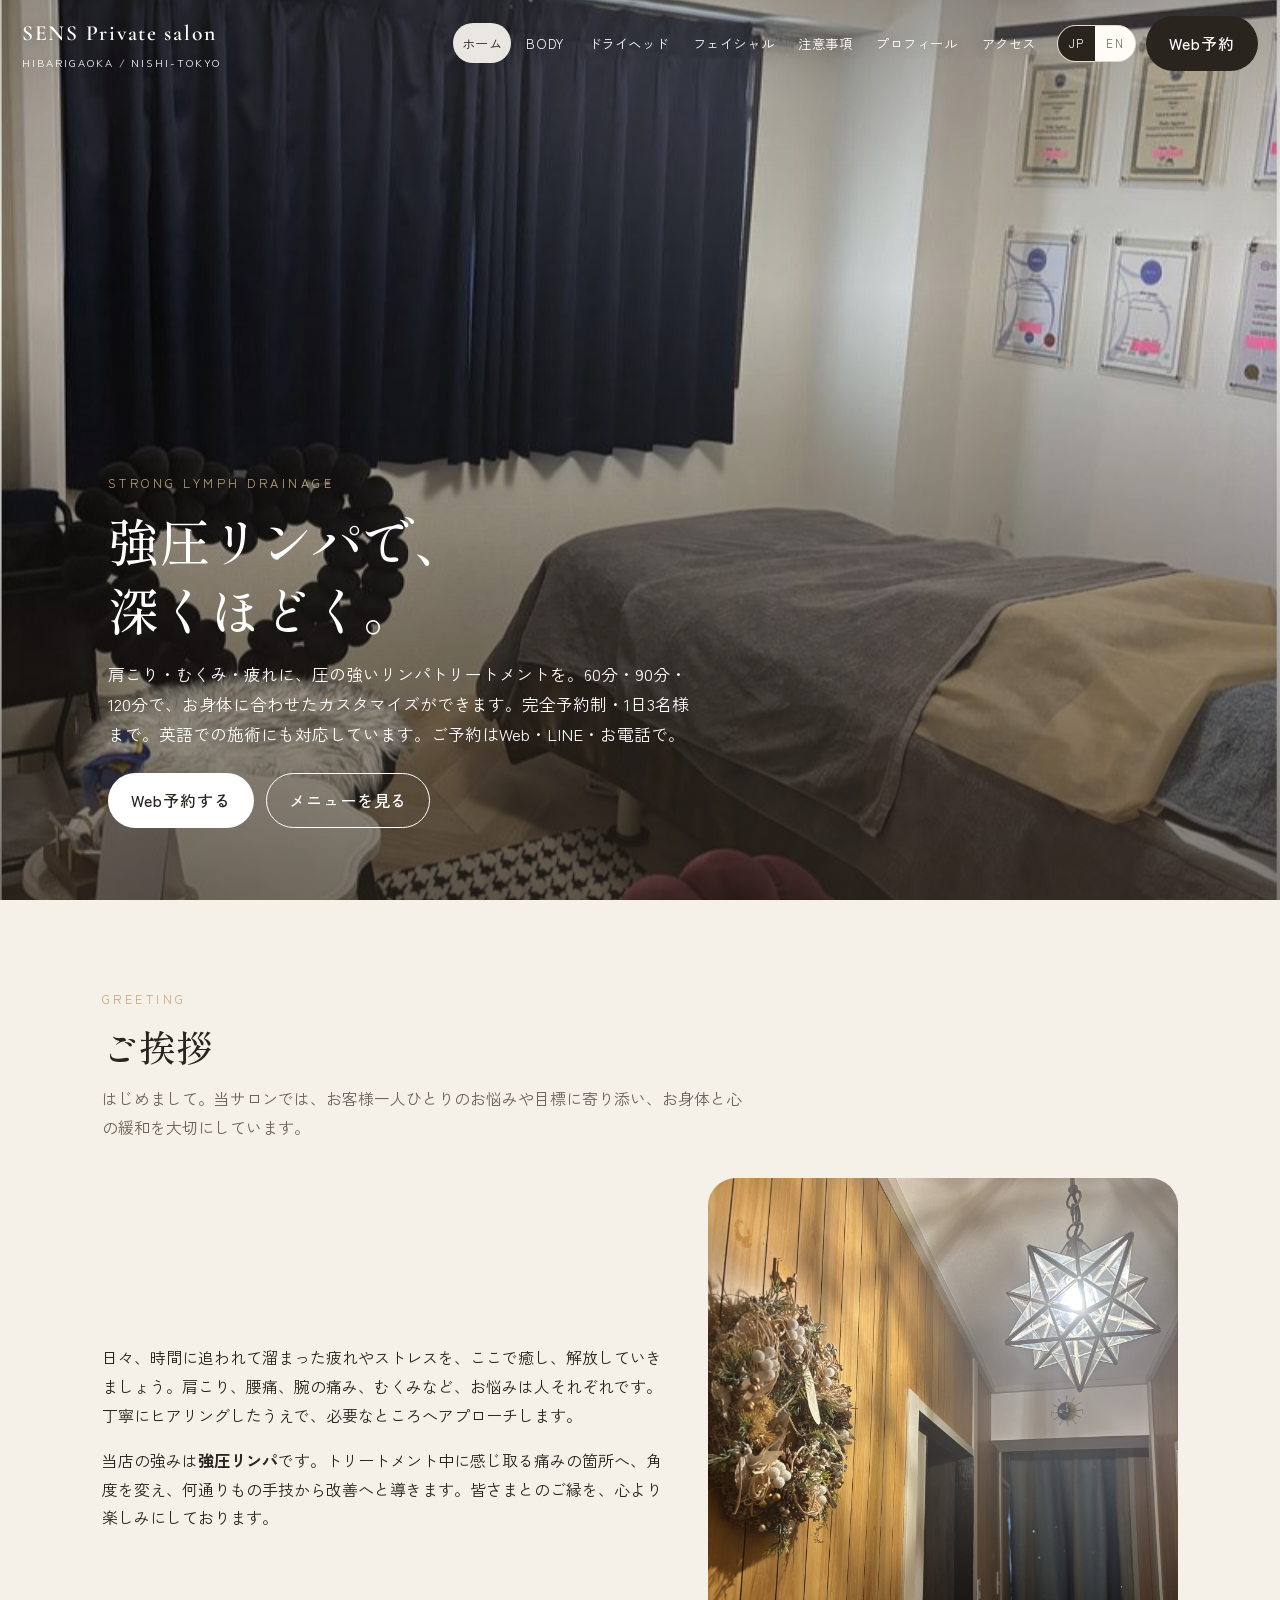
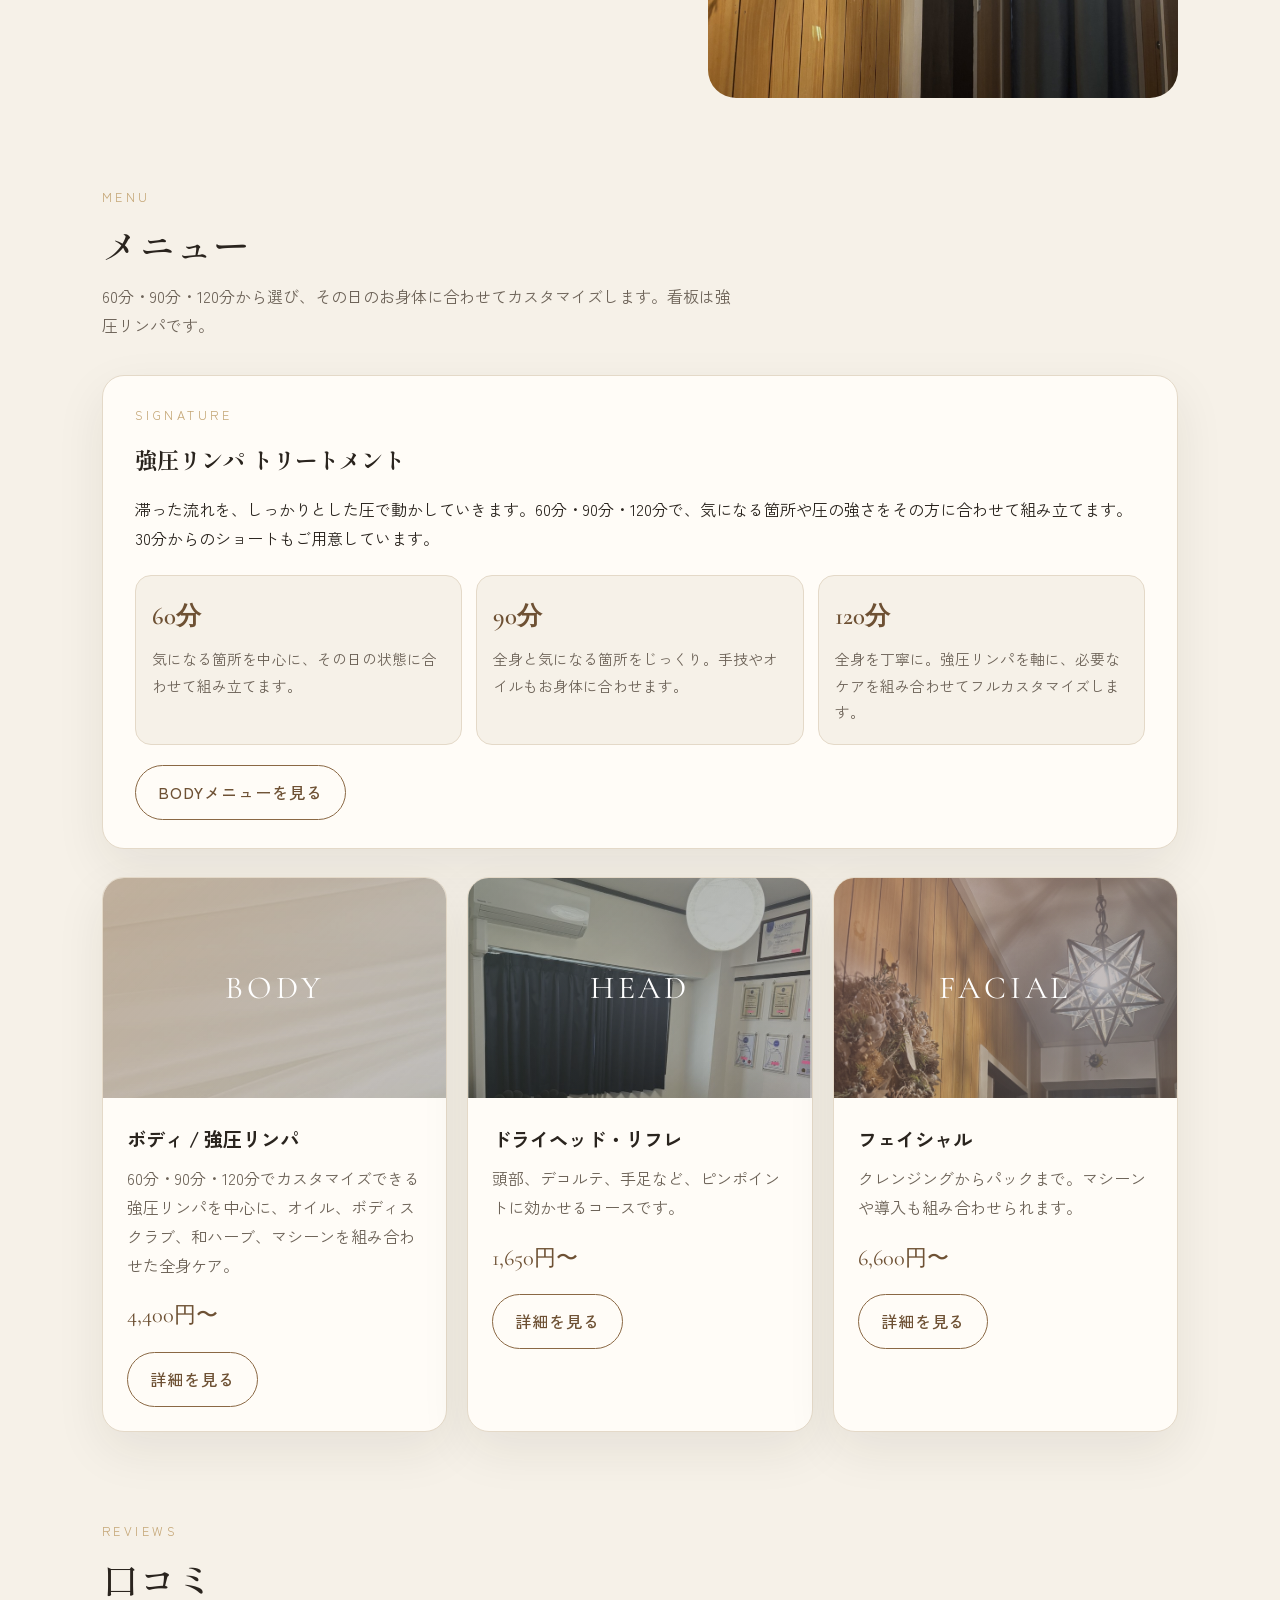
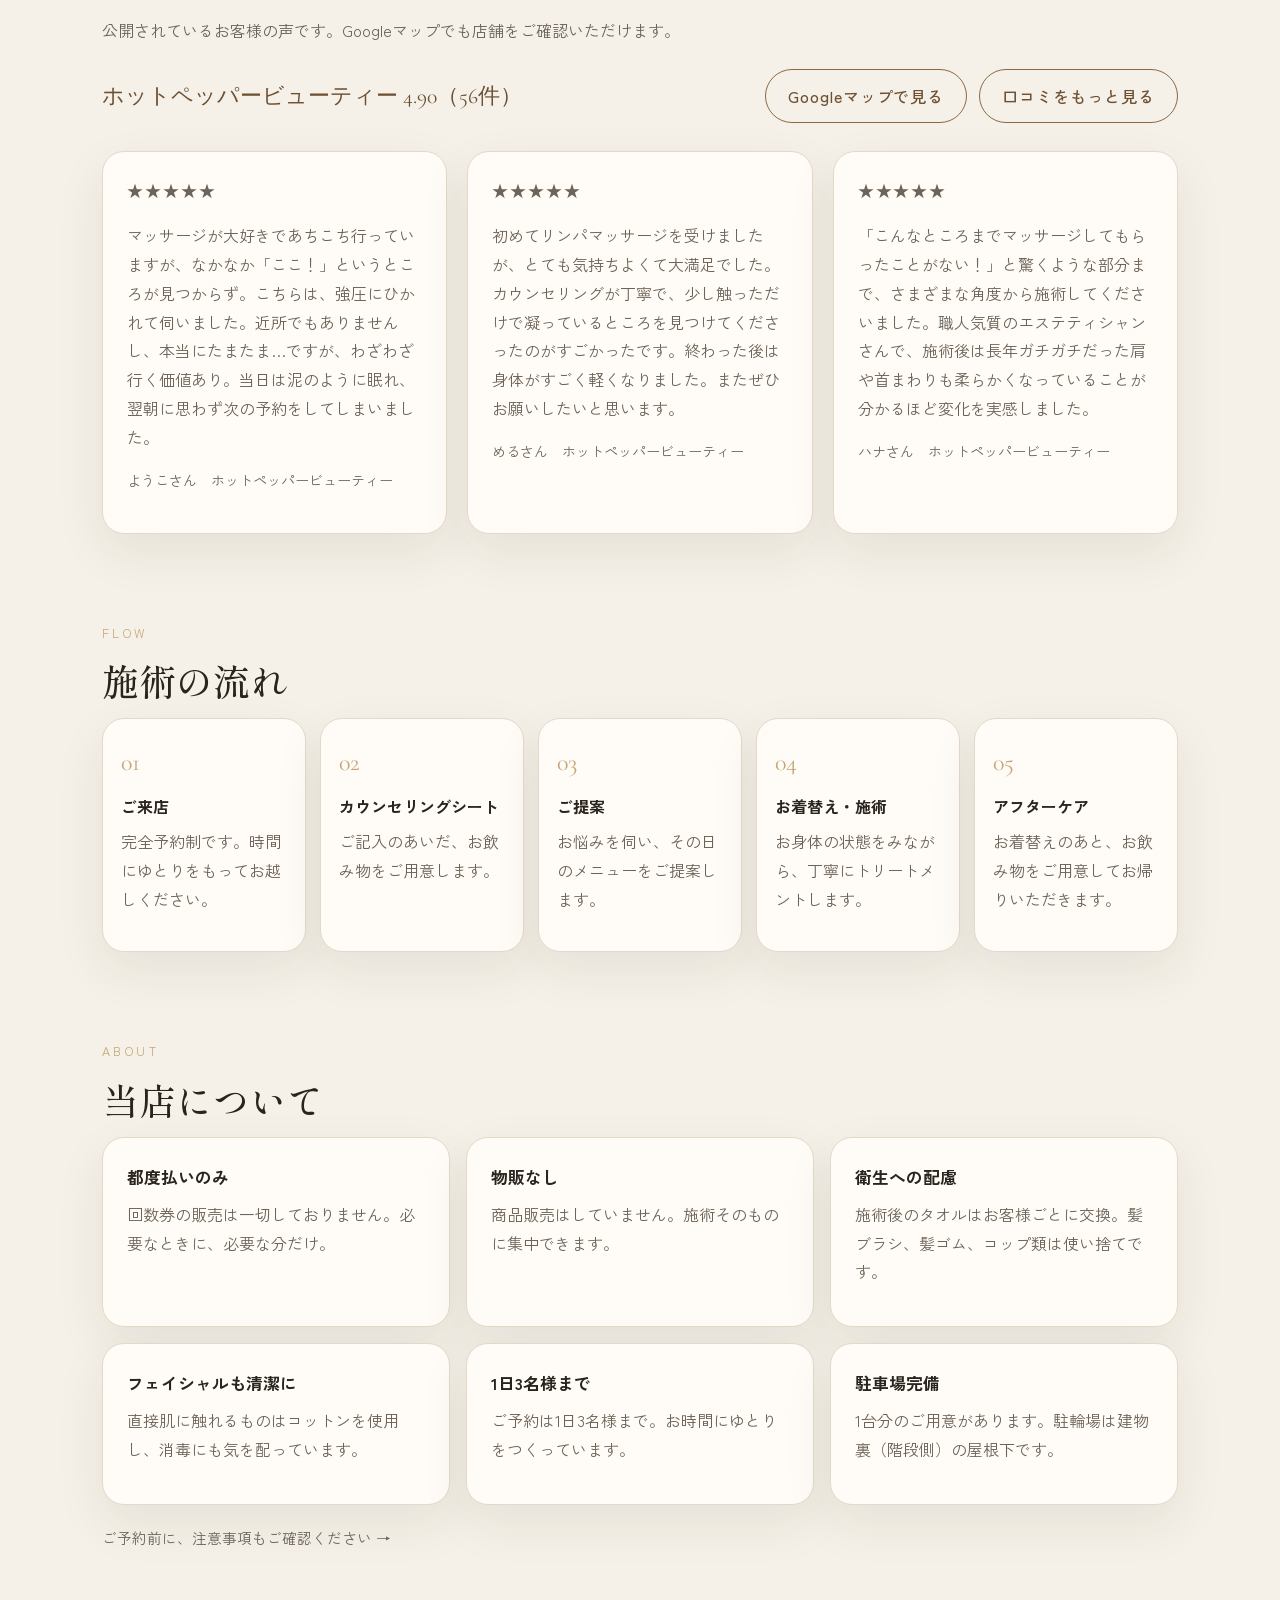
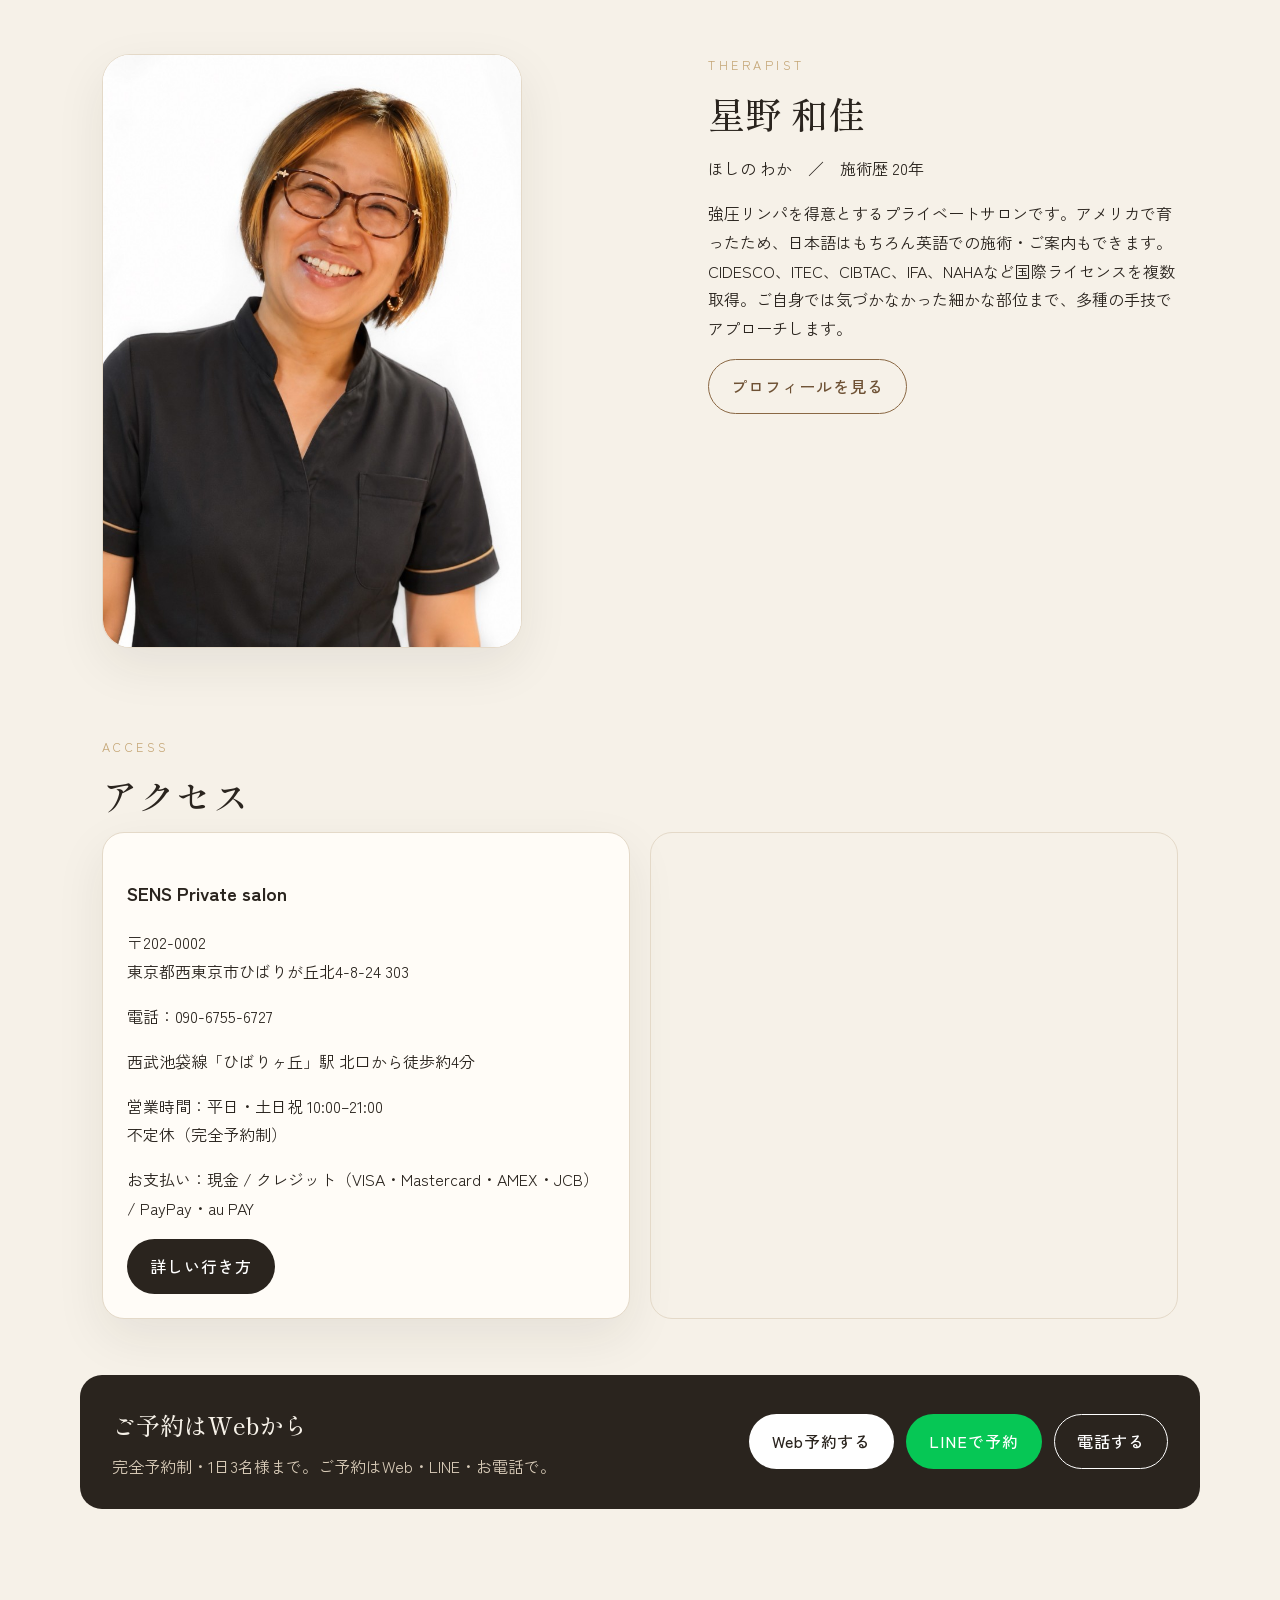
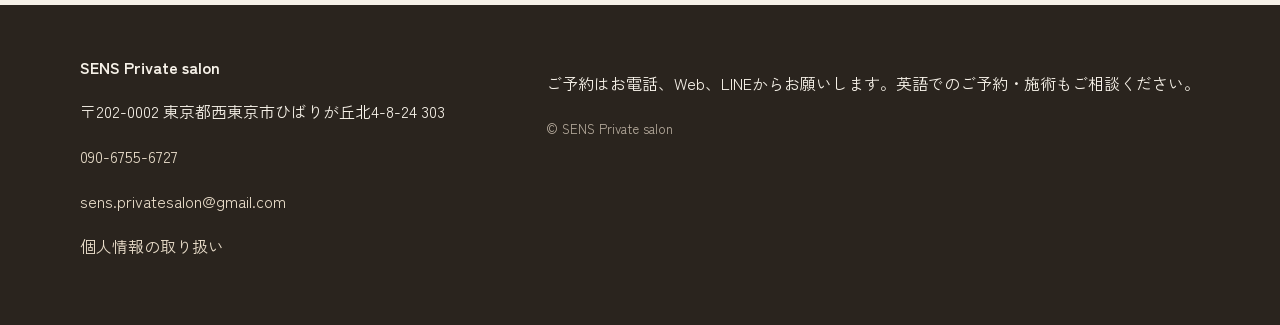
<file: index.html>
<!DOCTYPE html>
<html lang="ja">
<head>
  <meta charset="UTF-8">
  <meta name="viewport" content="width=device-width, initial-scale=1">
  <title data-i18n="meta.homeTitle">SENS Private salon｜西東京市ひばりが丘北のプライベートサロン</title>
  <meta name="description" data-i18n="meta.homeDesc" content="西東京市ひばりが丘北のSENS Private salon。強圧リンパを得意とする、完全予約制のプライベートサロンです。英語でのご案内もできます。">
  <link rel="preconnect" href="https://fonts.googleapis.com">
  <link rel="preconnect" href="https://fonts.gstatic.com" crossorigin>
  <link href="https://fonts.googleapis.com/css2?family=Cormorant+Garamond:wght@500;600&family=Shippori+Mincho:wght@500;600&family=Zen+Kaku+Gothic+New:wght@400;500;700&display=swap" rel="stylesheet">
  <link rel="stylesheet" href="css/styles.css">
  <link rel="canonical" href="https://www.sens-private-salon.com/">
</head>
<body class="home">
  <a class="skip" href="#main" data-i18n="skip">本文へスキップ</a>
  <header class="site-header">
    <div class="header-inner">
      <a class="logo" href="index.html">SENS Private salon<span>HIBARIGAOKA / NISHI-TOKYO</span></a>
      <button class="menu-toggle" type="button" aria-label="メニュー" data-i18n="nav.menu" data-i18n-attr="aria-label" aria-expanded="false"><span></span></button>
      <nav aria-label="メインメニュー" data-i18n="nav.label" data-i18n-attr="aria-label">
        <ul>
          <li><a href="index.html" aria-current="page" data-i18n="nav.home">ホーム</a></li>
          <li><a href="body.html">BODY</a></li>
          <li><a href="head.html" data-i18n="nav.head">ドライヘッド</a></li>
          <li><a href="facial.html" data-i18n="nav.facial">フェイシャル</a></li>
          <li><a href="attention.html" data-i18n="nav.notes">注意事項</a></li>
          <li><a href="profile.html" data-i18n="nav.profile">プロフィール</a></li>
          <li><a href="contact.html" data-i18n="nav.access">アクセス</a></li>
          <li class="nav-reserve"><a href="reserve.html" data-i18n="nav.book">Web予約</a></li>
        </ul>
      </nav>
      <div class="header-tools">
        <div class="lang-switch" role="group" aria-label="Language">
          <button type="button" data-set-lang="ja">JP</button>
          <button type="button" data-set-lang="en">EN</button>
        </div>
        <a class="btn btn-solid header-cta" href="reserve.html" data-i18n="nav.book">Web予約</a>
      </div>
    </div>
  </header>

  <main id="main">
    <section class="hero">
      <div class="hero-card">
        <div class="hero-media" data-parallax>
          <img src="images/salon.jpeg" alt="SENS Private salonの施術ルーム" data-i18n="alt.salon" data-i18n-attr="alt">
        </div>
        <div class="hero-copy">
          <p class="eyebrow">Strong Lymph Drainage</p>
          <h1 data-i18n="hero.title" data-i18n-html>強圧リンパで、<br>深くほどく。</h1>
          <p class="lede" data-i18n="hero.lede">肩こり・むくみ・疲れに、圧の強いリンパトリートメントを。60分・90分・120分で、お身体に合わせたカスタマイズができます。完全予約制・1日3名様まで。英語での施術にも対応しています。ご予約はWeb・LINE・お電話で。</p>
          <div class="hero-actions">
            <a class="btn btn-solid" href="reserve.html" style="background:#fff;color:var(--ink);" data-i18n="nav.bookNow">Web予約する</a>
            <a class="btn btn-ghost" href="body.html" style="border-color:#fff;color:#fff;" data-i18n="nav.menuSee">メニューを見る</a>
          </div>
        </div>
      </div>
    </section>

    <section class="section">
      <p class="eyebrow">Greeting</p>
      <h2 class="section-title" data-i18n="greet.title">ご挨拶</h2>
      <p class="section-lead" data-i18n="greet.lead">はじめまして。当サロンでは、お客様一人ひとりのお悩みや目標に寄り添い、お身体と心の緩和を大切にしています。</p>
      <div class="grid-2">
        <div>
          <p data-i18n="greet.p1">日々、時間に追われて溜まった疲れやストレスを、ここで癒し、解放していきましょう。肩こり、腰痛、腕の痛み、むくみなど、お悩みは人それぞれです。丁寧にヒアリングしたうえで、必要なところへアプローチします。</p>
          <p data-i18n="greet.p2" data-i18n-html>当店の強みは<strong>強圧リンパ</strong>です。トリートメント中に感じ取る痛みの箇所へ、角度を変え、何通りもの手技から改善へと導きます。皆さまとのご縁を、心より楽しみにしております。</p>
        </div>
        <img class="portrait" src="images/portrait.jpeg" alt="サロンのエントランス" data-i18n="alt.entry" data-i18n-attr="alt">
      </div>
    </section>

    <section class="section">
      <p class="eyebrow">Menu</p>
      <h2 class="section-title" data-i18n="menu.title">メニュー</h2>
      <p class="section-lead" data-i18n="menu.lead">60分・90分・120分から選び、その日のお身体に合わせてカスタマイズします。看板は強圧リンパです。</p>
      <div class="signature">
        <p class="eyebrow">Signature</p>
        <h3 data-i18n="sig.title">強圧リンパ トリートメント</h3>
        <p data-i18n="sig.body">滞った流れを、しっかりとした圧で動かしていきます。60分・90分・120分で、気になる箇所や圧の強さをその方に合わせて組み立てます。30分からのショートもご用意しています。</p>
        <div class="duration-grid">
          <article class="duration-card">
            <h4 data-i18n="cust.60t">60分</h4>
            <p data-i18n="cust.60p">気になる箇所を中心に、その日の状態に合わせて組み立てます。</p>
          </article>
          <article class="duration-card">
            <h4 data-i18n="cust.90t">90分</h4>
            <p data-i18n="cust.90p">全身と気になる箇所をじっくり。手技やオイルもお身体に合わせます。</p>
          </article>
          <article class="duration-card">
            <h4 data-i18n="cust.120t">120分</h4>
            <p data-i18n="cust.120p">全身を丁寧に。強圧リンパを軸に、必要なケアを組み合わせてフルカスタマイズします。</p>
          </article>
        </div>
        <a class="btn btn-ghost" href="body.html" data-i18n="sig.cta">BODYメニューを見る</a>
      </div>
      <div class="grid-3">
        <article class="menu-card body">
          <div class="visual">
            <div class="visual-media" data-parallax data-parallax-speed="0.16">
              <img src="images/interior.jpeg" alt="" aria-hidden="true">
            </div>
            <span>BODY</span>
          </div>
          <div class="body-copy">
            <h3 data-i18n="card.body.title">ボディ / 強圧リンパ</h3>
            <p data-i18n="card.body.body">60分・90分・120分でカスタマイズできる強圧リンパを中心に、オイル、ボディスクラブ、和ハーブ、マシーンを組み合わせた全身ケア。</p>
            <p class="from" data-i18n="from4400">4,400円〜</p>
            <a class="btn btn-ghost" href="body.html" data-i18n="card.more">詳細を見る</a>
          </div>
        </article>
        <article class="menu-card head">
          <div class="visual">
            <div class="visual-media" data-parallax data-parallax-speed="0.14">
              <img src="images/salon.jpeg" alt="" aria-hidden="true">
            </div>
            <span>HEAD</span>
          </div>
          <div class="body-copy">
            <h3 data-i18n="card.head.title">ドライヘッド・リフレ</h3>
            <p data-i18n="card.head.body">頭部、デコルテ、手足など、ピンポイントに効かせるコースです。</p>
            <p class="from" data-i18n="from1650">1,650円〜</p>
            <a class="btn btn-ghost" href="head.html" data-i18n="card.more">詳細を見る</a>
          </div>
        </article>
        <article class="menu-card facial">
          <div class="visual">
            <div class="visual-media" data-parallax data-parallax-speed="0.18">
              <img src="images/portrait.jpeg" alt="" aria-hidden="true">
            </div>
            <span>FACIAL</span>
          </div>
          <div class="body-copy">
            <h3 data-i18n="card.facial.title">フェイシャル</h3>
            <p data-i18n="card.facial.body">クレンジングからパックまで。マシーンや導入も組み合わせられます。</p>
            <p class="from" data-i18n="from6600">6,600円〜</p>
            <a class="btn btn-ghost" href="facial.html" data-i18n="card.more">詳細を見る</a>
          </div>
        </article>
      </div>
    </section>

    <section class="section" id="reviews">
      <p class="eyebrow">Reviews</p>
      <h2 class="section-title" data-i18n="rv.title">口コミ</h2>
      <p class="section-lead" data-i18n="rv.lead">公開されているお客様の声です。Googleマップでも店舗をご確認いただけます。</p>
      <div class="review-head">
        <p class="review-score"><span data-i18n="rv.score">ホットペッパービューティー 4.90（56件）</span></p>
        <div class="cta-row">
          <a class="btn btn-ghost" href="https://www.google.com/maps/search/?api=1&query=SENS+Private+salon+%E6%9D%B1%E4%BA%AC%E9%83%BD%E8%A5%BF%E6%9D%B1%E4%BA%AC%E5%B8%82%E3%81%B2%E3%81%B0%E3%82%8A%E3%81%8C%E4%B8%98%E5%8C%974-8-24+303" target="_blank" rel="noopener" data-i18n="rv.google">Googleマップで見る</a>
          <a class="btn btn-ghost" href="https://beauty.hotpepper.jp/kr/slnH000759640/review/" target="_blank" rel="noopener" data-i18n="rv.more">口コミをもっと見る</a>
        </div>
      </div>
      <div class="review-grid">
        <article class="review-card">
          <p class="review-stars" aria-label="5 / 5">★★★★★</p>
          <p data-i18n="rv.1b">マッサージが大好きであちこち行っていますが、なかなか「ここ！」というところが見つからず。こちらは、強圧にひかれて伺いました。近所でもありませんし、本当にたまたま…ですが、わざわざ行く価値あり。当日は泥のように眠れ、翌朝に思わず次の予約をしてしまいました。</p>
          <p class="review-meta"><span data-i18n="rv.1n">ようこさん</span>　<span data-i18n="rv.source">ホットペッパービューティー</span></p>
        </article>
        <article class="review-card">
          <p class="review-stars" aria-label="5 / 5">★★★★★</p>
          <p data-i18n="rv.2b">初めてリンパマッサージを受けましたが、とても気持ちよくて大満足でした。カウンセリングが丁寧で、少し触っただけで凝っているところを見つけてくださったのがすごかったです。終わった後は身体がすごく軽くなりました。またぜひお願いしたいと思います。</p>
          <p class="review-meta"><span data-i18n="rv.2n">めるさん</span>　<span data-i18n="rv.source">ホットペッパービューティー</span></p>
        </article>
        <article class="review-card">
          <p class="review-stars" aria-label="5 / 5">★★★★★</p>
          <p data-i18n="rv.3b">「こんなところまでマッサージしてもらったことがない！」と驚くような部分まで、さまざまな角度から施術してくださいました。職人気質のエステティシャンさんで、施術後は長年ガチガチだった肩や首まわりも柔らかくなっていることが分かるほど変化を実感しました。</p>
          <p class="review-meta"><span data-i18n="rv.3n">ハナさん</span>　<span data-i18n="rv.source">ホットペッパービューティー</span></p>
        </article>
      </div>
    </section>

    <section class="section">
      <p class="eyebrow">Flow</p>
      <h2 class="section-title" data-i18n="flow.title">施術の流れ</h2>
      <div class="steps">
        <div class="step"><div class="num">01</div><h3 data-i18n="flow.1t">ご来店</h3><p data-i18n="flow.1p">完全予約制です。時間にゆとりをもってお越しください。</p></div>
        <div class="step"><div class="num">02</div><h3 data-i18n="flow.2t">カウンセリングシート</h3><p data-i18n="flow.2p">ご記入のあいだ、お飲み物をご用意します。</p></div>
        <div class="step"><div class="num">03</div><h3 data-i18n="flow.3t">ご提案</h3><p data-i18n="flow.3p">お悩みを伺い、その日のメニューをご提案します。</p></div>
        <div class="step"><div class="num">04</div><h3 data-i18n="flow.4t">お着替え・施術</h3><p data-i18n="flow.4p">お身体の状態をみながら、丁寧にトリートメントします。</p></div>
        <div class="step"><div class="num">05</div><h3 data-i18n="flow.5t">アフターケア</h3><p data-i18n="flow.5p">お着替えのあと、お飲み物をご用意してお帰りいただきます。</p></div>
      </div>
    </section>

    <section class="section">
      <p class="eyebrow">About</p>
      <h2 class="section-title" data-i18n="about.title">当店について</h2>
      <div class="policies">
        <article class="policy"><h3 data-i18n="about.1t">都度払いのみ</h3><p data-i18n="about.1p">回数券の販売は一切しておりません。必要なときに、必要な分だけ。</p></article>
        <article class="policy"><h3 data-i18n="about.2t">物販なし</h3><p data-i18n="about.2p">商品販売はしていません。施術そのものに集中できます。</p></article>
        <article class="policy"><h3 data-i18n="about.3t">衛生への配慮</h3><p data-i18n="about.3p">施術後のタオルはお客様ごとに交換。髪ブラシ、髪ゴム、コップ類は使い捨てです。</p></article>
        <article class="policy"><h3 data-i18n="about.4t">フェイシャルも清潔に</h3><p data-i18n="about.4p">直接肌に触れるものはコットンを使用し、消毒にも気を配っています。</p></article>
        <article class="policy"><h3 data-i18n="about.5t">1日3名様まで</h3><p data-i18n="about.5p">ご予約は1日3名様まで。お時間にゆとりをつくっています。</p></article>
        <article class="policy"><h3 data-i18n="about.6t">駐車場完備</h3><p data-i18n="about.6p">1台分のご用意があります。駐輪場は建物裏（階段側）の屋根下です。</p></article>
      </div>
      <p class="note" style="margin-top:20px;"><a href="attention.html" data-i18n="about.notes">ご予約前に、注意事項もご確認ください →</a></p>
    </section>

    <section class="section">
      <div class="grid-2 profile-layout">
        <figure class="face-frame">
          <img src="images/therapist.png" alt="オーナーセラピスト 星野和佳" data-i18n="alt.waka" data-i18n-attr="alt">
        </figure>
        <div>
          <p class="eyebrow">Therapist</p>
          <h2 class="section-title" data-i18n="th.name">星野 和佳</h2>
          <p data-i18n="th.meta">ほしの わか　／　施術歴 20年</p>
          <p data-i18n="th.body">強圧リンパを得意とするプライベートサロンです。アメリカで育ったため、日本語はもちろん英語での施術・ご案内もできます。CIDESCO、ITEC、CIBTAC、IFA、NAHAなど国際ライセンスを複数取得。ご自身では気づかなかった細かな部位まで、多種の手技でアプローチします。</p>
          <a class="btn btn-ghost" href="profile.html" data-i18n="th.cta">プロフィールを見る</a>
        </div>
      </div>
    </section>

    <section class="section">
      <p class="eyebrow">Access</p>
      <h2 class="section-title" data-i18n="access.title">アクセス</h2>
      <div class="contact-grid">
        <div class="info-card">
          <h3>SENS Private salon</h3>
          <p>〒202-0002<br>東京都西東京市ひばりが丘北4-8-24 303</p>
          <p><span data-i18n="ct.phone">電話：</span><a href="tel:09067556727">090-6755-6727</a></p>
          <p data-i18n="access.walk">西武池袋線「ひばりヶ丘」駅 北口から徒歩約4分</p>
          <p data-i18n="access.hours" data-i18n-html>営業時間：平日・土日祝 10:00–21:00<br>不定休（完全予約制）</p>
          <p data-i18n="access.pay">お支払い：現金 / クレジット（VISA・Mastercard・AMEX・JCB） / PayPay・au PAY</p>
          <div class="cta-row">
            <a class="btn btn-solid" href="contact.html" data-i18n="access.more">詳しい行き方</a>
          </div>
        </div>
        <div class="map-wrap">
          <iframe data-map title="SENS Private salonの地図" data-i18n="map.title" data-i18n-attr="title" loading="lazy" referrerpolicy="no-referrer-when-downgrade" src="https://maps.google.com/maps?q=%E6%9D%B1%E4%BA%AC%E9%83%BD%E8%A5%BF%E6%9D%B1%E4%BA%AC%E5%B8%82%E3%81%B2%E3%81%B0%E3%82%8A%E3%81%8C%E4%B8%98%E5%8C%974-8-24&hl=ja&z=16&output=embed"></iframe>
        </div>
      </div>
    </section>

    <aside class="reserve-band">
      <div>
        <h2 data-i18n="band.title">ご予約はWebから</h2>
        <p data-i18n="band.body">完全予約制・1日3名様まで。ご予約はWeb・LINE・お電話で。</p>
      </div>
      <div class="cta-row">
        <a class="btn btn-solid" href="reserve.html" style="background:#fff;color:var(--ink);" data-i18n="nav.bookNow">Web予約する</a>
        <a class="btn btn-line" href="https://line.me/ti/p/ejsU3zgqSk" target="_blank" rel="noopener" data-i18n="nav.line">LINEで予約</a>
        <a class="btn btn-ghost" href="tel:09067556727" style="border-color:#fff;color:#fff;" data-i18n="nav.call">電話する</a>
      </div>
    </aside>
  </main>

  <footer class="site-footer">
    <div class="footer-inner">
      <div>
        <strong>SENS Private salon</strong>
        <p>〒202-0002 東京都西東京市ひばりが丘北4-8-24 303</p>
        <p><a href="tel:09067556727">090-6755-6727</a></p>
        <p><a href="mailto:sens.privatesalon@gmail.com">sens.privatesalon@gmail.com</a></p>
        <p><a href="privacy.html" data-i18n="nav.privacy">個人情報の取り扱い</a></p>
      </div>
      <div>
        <p data-i18n="footer.nophone">ご予約はお電話、Web、LINEからお願いします。英語でのご予約・施術もご相談ください。</p>
        <small>© SENS Private salon</small>
      </div>
    </div>
  </footer>
  <a class="btn btn-solid mobile-line" href="reserve.html" data-i18n="nav.book">Web予約</a>
  <script src="js/i18n.js"></script>
  <script src="js/main.js"></script>
</body>
</html>
</file>
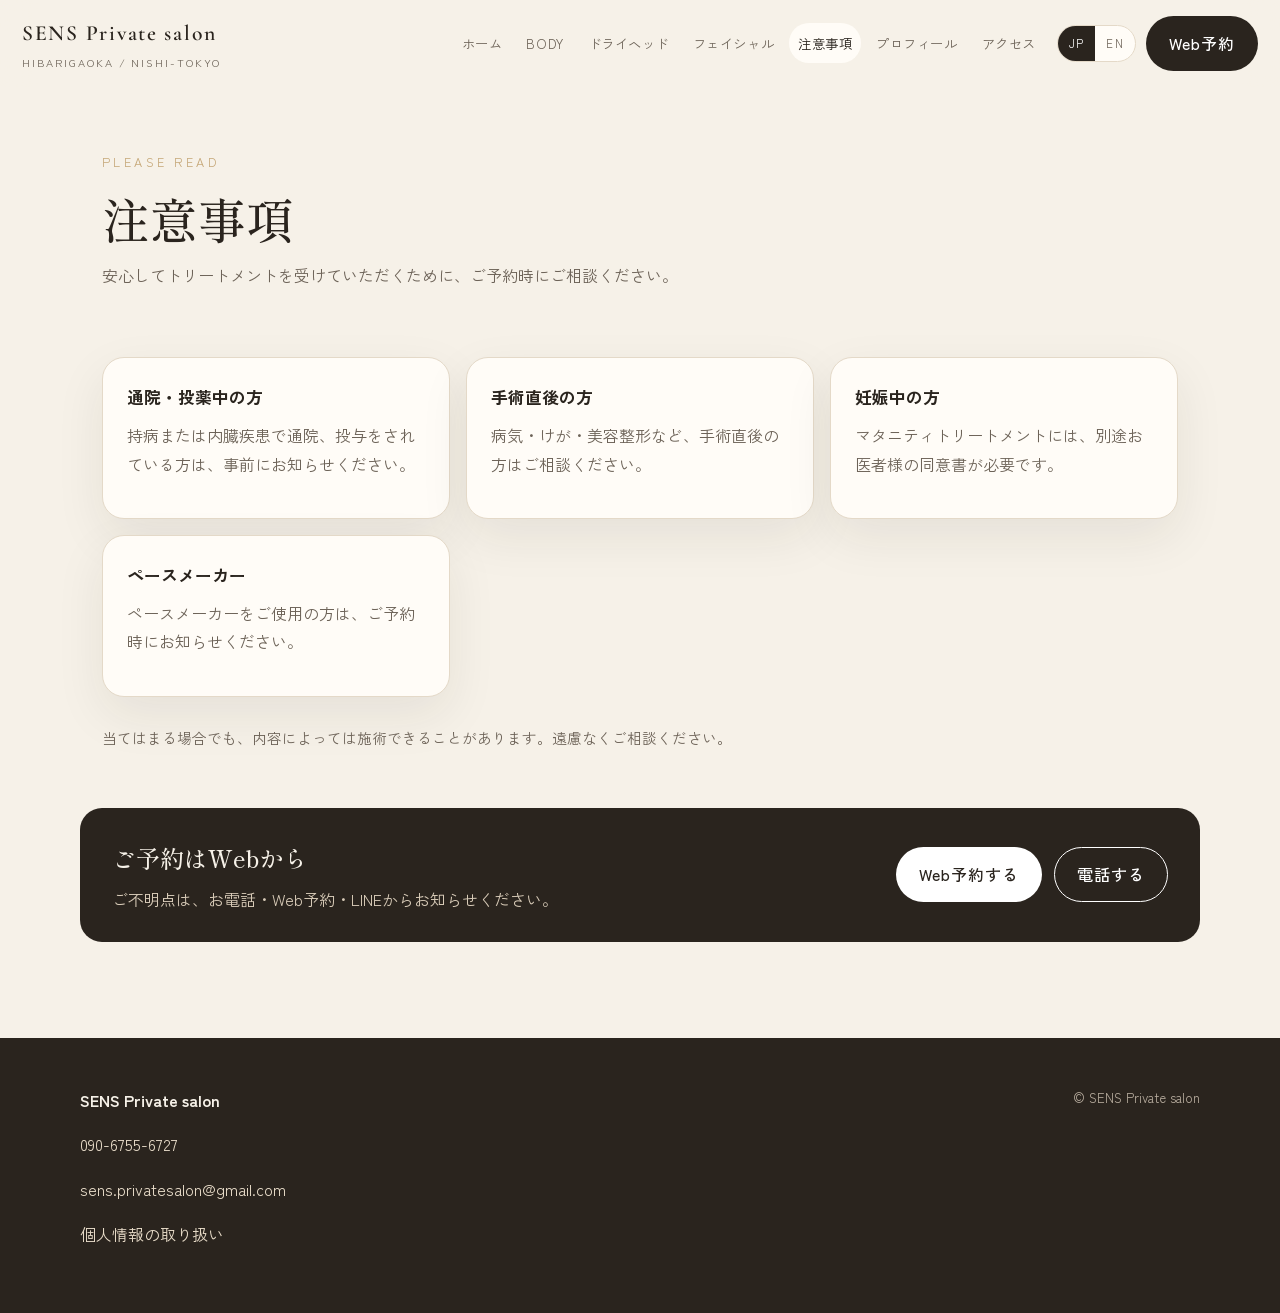
<file: attention.html>
<!DOCTYPE html>
<html lang="ja">
<head>
  <meta charset="UTF-8">
  <meta name="viewport" content="width=device-width, initial-scale=1">
  <title data-i18n="meta.notesTitle">注意事項｜SENS Private salon</title>
  <meta name="description" data-i18n="meta.notesDesc" content="SENS Private salonをご利用いただく前の注意事項です。">
  <link rel="preconnect" href="https://fonts.googleapis.com">
  <link rel="preconnect" href="https://fonts.gstatic.com" crossorigin>
  <link href="https://fonts.googleapis.com/css2?family=Cormorant+Garamond:wght@500;600&family=Shippori+Mincho:wght@500;600&family=Zen+Kaku+Gothic+New:wght@400;500;700&display=swap" rel="stylesheet">
  <link rel="stylesheet" href="css/styles.css">
  <link rel="canonical" href="https://www.sens-private-salon.com/attention.html">
</head>
<body>
  <header class="site-header">
    <div class="header-inner">
      <a class="logo" href="index.html">SENS Private salon<span>HIBARIGAOKA / NISHI-TOKYO</span></a>
      <button class="menu-toggle" type="button" aria-label="メニュー" data-i18n="nav.menu" data-i18n-attr="aria-label" aria-expanded="false"><span></span></button>
      <nav aria-label="メインメニュー" data-i18n="nav.label" data-i18n-attr="aria-label">
        <ul>
          <li><a href="index.html" data-i18n="nav.home">ホーム</a></li>
          <li><a href="body.html">BODY</a></li>
          <li><a href="head.html" data-i18n="nav.head">ドライヘッド</a></li>
          <li><a href="facial.html" data-i18n="nav.facial">フェイシャル</a></li>
          <li><a href="attention.html" aria-current="page" data-i18n="nav.notes">注意事項</a></li>
          <li><a href="profile.html" data-i18n="nav.profile">プロフィール</a></li>
          <li><a href="contact.html" data-i18n="nav.access">アクセス</a></li>
          <li class="nav-reserve"><a href="reserve.html" data-i18n="nav.book">Web予約</a></li>
        </ul>
      </nav>
      <div class="header-tools">
        <div class="lang-switch" role="group" aria-label="Language">
          <button type="button" data-set-lang="ja">JP</button>
          <button type="button" data-set-lang="en">EN</button>
        </div>
        <a class="btn btn-solid header-cta" href="reserve.html" data-i18n="nav.book">Web予約</a>
      </div>
    </div>
  </header>

  <main>
    <header class="page-hero">
      <p class="eyebrow">Please read</p>
      <h1 data-i18n="att.title">注意事項</h1>
      <p class="section-lead" data-i18n="att.lead">安心してトリートメントを受けていただくために、ご予約時にご相談ください。</p>
    </header>

    <section class="section" style="padding-top:32px;">
      <div class="policies">
        <article class="policy"><h3 data-i18n="att.1t">通院・投薬中の方</h3><p data-i18n="att.1p">持病または内臓疾患で通院、投与をされている方は、事前にお知らせください。</p></article>
        <article class="policy"><h3 data-i18n="att.2t">手術直後の方</h3><p data-i18n="att.2p">病気・けが・美容整形など、手術直後の方はご相談ください。</p></article>
        <article class="policy"><h3 data-i18n="att.3t">妊娠中の方</h3><p data-i18n="att.3p">マタニティトリートメントには、別途お医者様の同意書が必要です。</p></article>
        <article class="policy"><h3 data-i18n="att.4t">ペースメーカー</h3><p data-i18n="att.4p">ペースメーカーをご使用の方は、ご予約時にお知らせください。</p></article>
      </div>
      <p class="note" style="margin-top:28px;" data-i18n="att.note">当てはまる場合でも、内容によっては施術できることがあります。遠慮なくご相談ください。</p>
    </section>
    <aside class="reserve-band">
      <div>
        <h2 data-i18n="band.title">ご予約はWebから</h2>
        <p data-i18n="band.att">ご不明点は、お電話・Web予約・LINEからお知らせください。</p>
      </div>
      <div class="cta-row">
        <a class="btn btn-solid" href="reserve.html" style="background:#fff;color:#2a241e;" data-i18n="nav.bookNow">Web予約する</a>
        <a class="btn btn-ghost" href="tel:09067556727" style="border-color:#fff;color:#fff;" data-i18n="nav.call">電話する</a>
      </div>
    </aside>
  </main>

  <footer class="site-footer">
    <div class="footer-inner">
      <div>
        <strong>SENS Private salon</strong>
        <p><a href="tel:09067556727">090-6755-6727</a></p>
        <p><a href="mailto:sens.privatesalon@gmail.com">sens.privatesalon@gmail.com</a></p>
        <p><a href="privacy.html" data-i18n="nav.privacy">個人情報の取り扱い</a></p>
      </div>
      <small>© SENS Private salon</small>
    </div>
  </footer>
  <a class="btn btn-solid mobile-line" href="reserve.html" data-i18n="nav.book">Web予約</a>
  <script src="js/i18n.js"></script>
  <script src="js/main.js"></script>
</body>
</html>
</file>
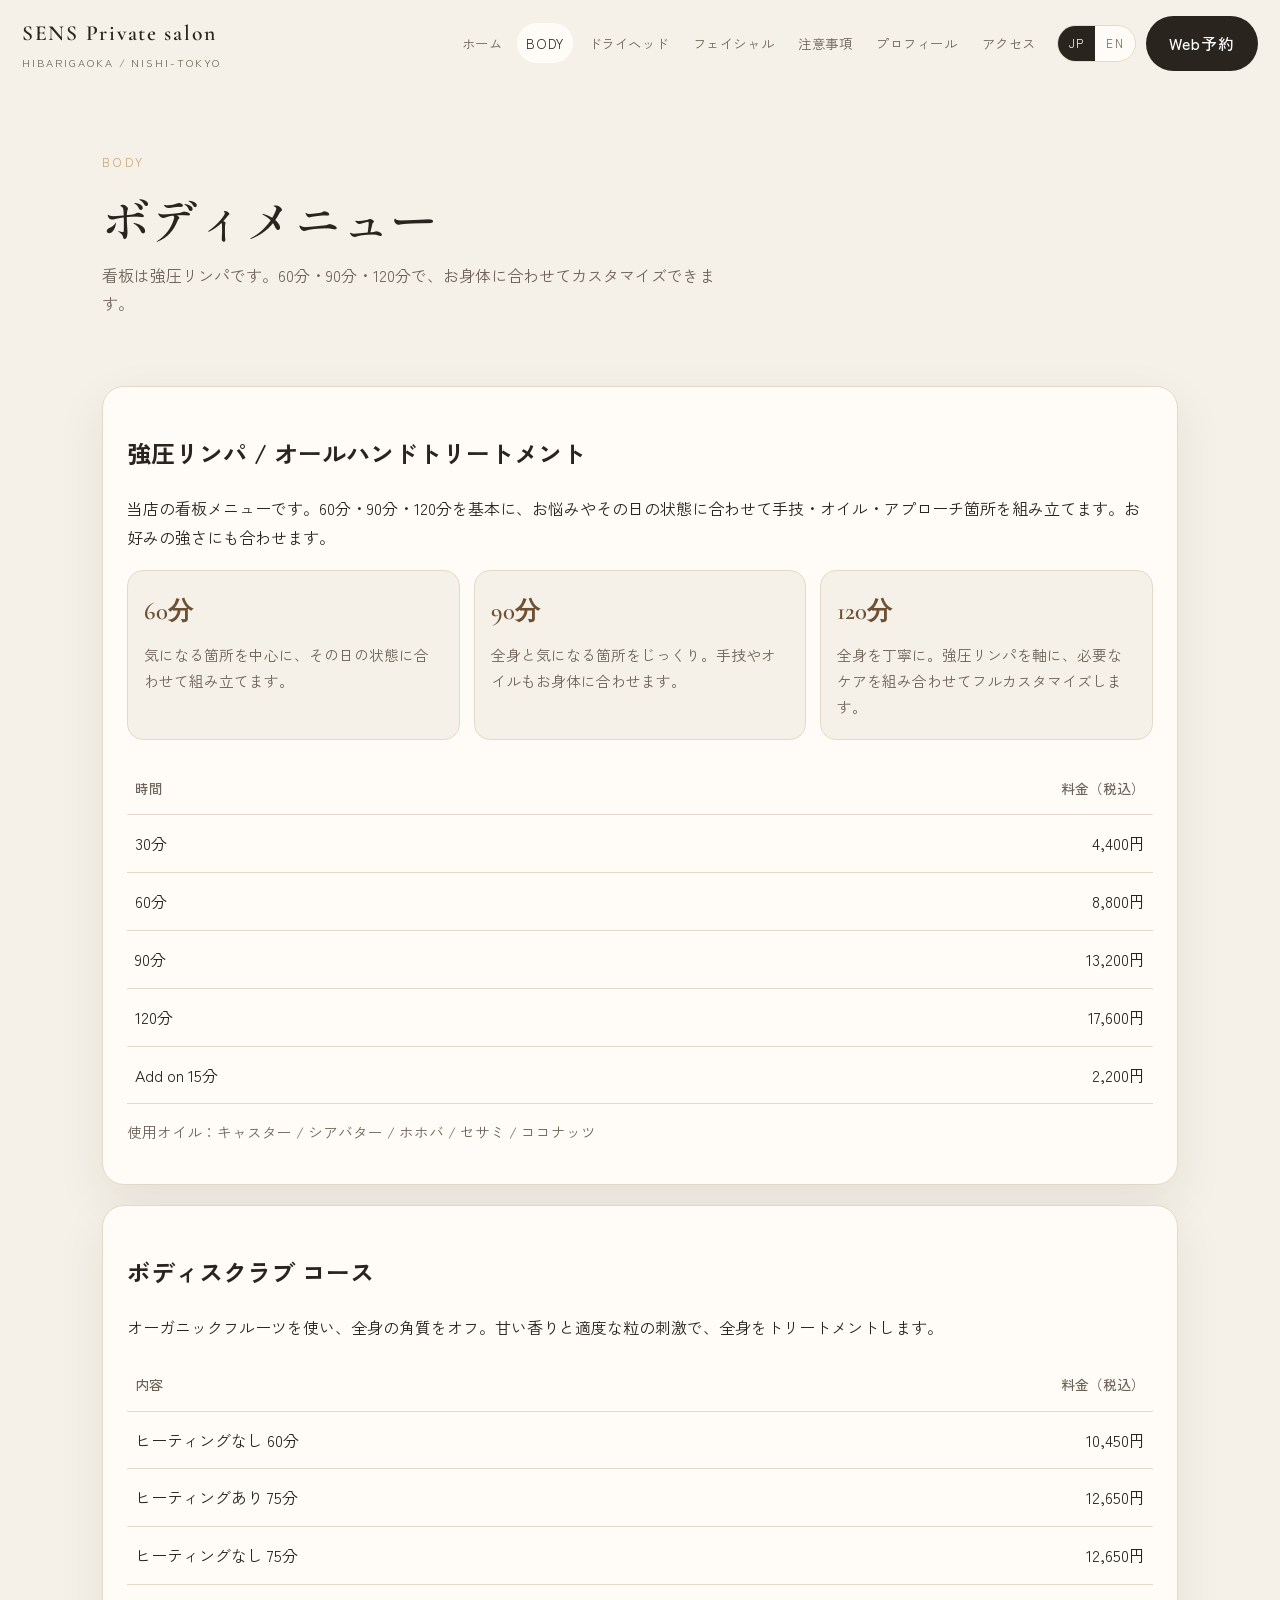
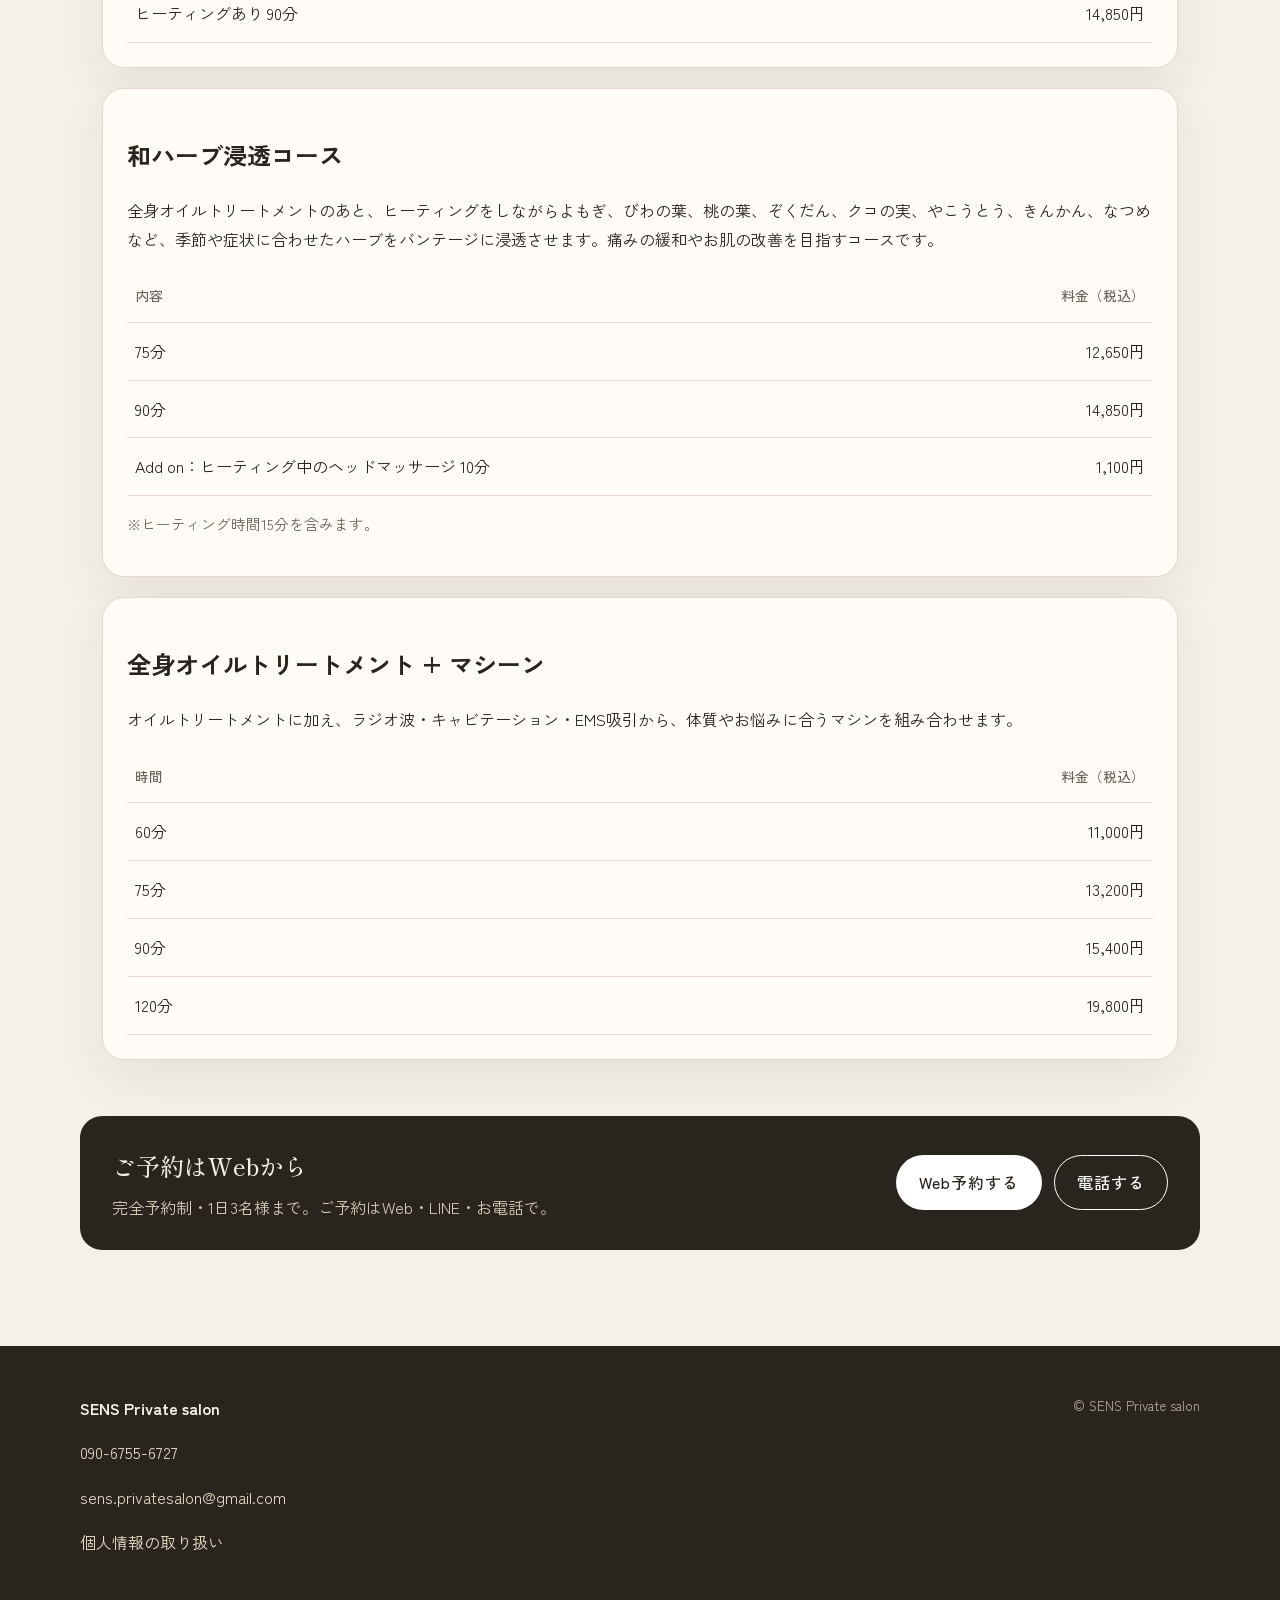
<file: body.html>
<!DOCTYPE html>
<html lang="ja">
<head>
  <meta charset="UTF-8">
  <meta name="viewport" content="width=device-width, initial-scale=1">
  <title data-i18n="meta.bodyTitle">BODYメニュー｜SENS Private salon</title>
  <meta name="description" data-i18n="meta.bodyDesc" content="SENS Private salonのボディメニュー。看板の強圧リンパ、ボディスクラブ、和ハーブ浸透、マシーン併用コース。">
  <link rel="preconnect" href="https://fonts.googleapis.com">
  <link rel="preconnect" href="https://fonts.gstatic.com" crossorigin>
  <link href="https://fonts.googleapis.com/css2?family=Cormorant+Garamond:wght@500;600&family=Shippori+Mincho:wght@500;600&family=Zen+Kaku+Gothic+New:wght@400;500;700&display=swap" rel="stylesheet">
  <link rel="stylesheet" href="css/styles.css">
  <link rel="canonical" href="https://www.sens-private-salon.com/body.html">
</head>
<body>
  <header class="site-header">
    <div class="header-inner">
      <a class="logo" href="index.html">SENS Private salon<span>HIBARIGAOKA / NISHI-TOKYO</span></a>
      <button class="menu-toggle" type="button" aria-label="メニュー" data-i18n="nav.menu" data-i18n-attr="aria-label" aria-expanded="false"><span></span></button>
      <nav aria-label="メインメニュー" data-i18n="nav.label" data-i18n-attr="aria-label">
        <ul>
          <li><a href="index.html" data-i18n="nav.home">ホーム</a></li>
          <li><a href="body.html" aria-current="page">BODY</a></li>
          <li><a href="head.html" data-i18n="nav.head">ドライヘッド</a></li>
          <li><a href="facial.html" data-i18n="nav.facial">フェイシャル</a></li>
          <li><a href="attention.html" data-i18n="nav.notes">注意事項</a></li>
          <li><a href="profile.html" data-i18n="nav.profile">プロフィール</a></li>
          <li><a href="contact.html" data-i18n="nav.access">アクセス</a></li>
          <li class="nav-reserve"><a href="reserve.html" data-i18n="nav.book">Web予約</a></li>
        </ul>
      </nav>
      <div class="header-tools">
        <div class="lang-switch" role="group" aria-label="Language">
          <button type="button" data-set-lang="ja">JP</button>
          <button type="button" data-set-lang="en">EN</button>
        </div>
        <a class="btn btn-solid header-cta" href="reserve.html" data-i18n="nav.book">Web予約</a>
      </div>
    </div>
  </header>

  <main>
    <header class="page-hero">
      <p class="eyebrow">Body</p>
      <h1 data-i18n="body.title">ボディメニュー</h1>
      <p class="section-lead" data-i18n="body.lead">看板は強圧リンパです。60分・90分・120分で、お身体に合わせてカスタマイズできます。</p>
    </header>

    <section class="section" style="padding-top:32px;">
      <article class="info-card" style="margin-bottom:20px;">
        <h2 data-i18n="body.hand.title">強圧リンパ / オールハンドトリートメント</h2>
        <p data-i18n="body.hand.body">当店の看板メニューです。60分・90分・120分を基本に、お悩みやその日の状態に合わせて手技・オイル・アプローチ箇所を組み立てます。お好みの強さにも合わせます。</p>
        <div class="duration-grid" style="margin: 18px 0 22px;">
          <article class="duration-card">
            <h4 data-i18n="cust.60t">60分</h4>
            <p data-i18n="cust.60p">気になる箇所を中心に、その日の状態に合わせて組み立てます。</p>
          </article>
          <article class="duration-card">
            <h4 data-i18n="cust.90t">90分</h4>
            <p data-i18n="cust.90p">全身と気になる箇所をじっくり。手技やオイルもお身体に合わせます。</p>
          </article>
          <article class="duration-card">
            <h4 data-i18n="cust.120t">120分</h4>
            <p data-i18n="cust.120p">全身を丁寧に。強圧リンパを軸に、必要なケアを組み合わせてフルカスタマイズします。</p>
          </article>
        </div>
        <table class="price-table">
          <thead><tr><th data-i18n="th.min">時間</th><th data-i18n="th.price">料金（税込）</th></tr></thead>
          <tbody>
            <tr><td data-i18n="min30">30分</td><td>4,400円</td></tr>
            <tr><td data-i18n="min60">60分</td><td>8,800円</td></tr>
            <tr><td data-i18n="min90">90分</td><td>13,200円</td></tr>
            <tr><td data-i18n="min120">120分</td><td>17,600円</td></tr>
            <tr><td data-i18n="addon15">Add on 15分</td><td>2,200円</td></tr>
          </tbody>
        </table>
        <p class="note" data-i18n="body.oil">使用オイル：キャスター / シアバター / ホホバ / セサミ / ココナッツ</p>
      </article>

      <article class="info-card" style="margin-bottom:20px;">
        <h2 data-i18n="body.scrub.title">ボディスクラブ コース</h2>
        <p data-i18n="body.scrub.body">オーガニックフルーツを使い、全身の角質をオフ。甘い香りと適度な粒の刺激で、全身をトリートメントします。</p>
        <table class="price-table">
          <thead><tr><th data-i18n="th.content">内容</th><th data-i18n="th.price">料金（税込）</th></tr></thead>
          <tbody>
            <tr><td data-i18n="body.heat.off60">ヒーティングなし 60分</td><td>10,450円</td></tr>
            <tr><td data-i18n="body.heat.on75">ヒーティングあり 75分</td><td>12,650円</td></tr>
            <tr><td data-i18n="body.heat.off75">ヒーティングなし 75分</td><td>12,650円</td></tr>
            <tr><td data-i18n="body.heat.on90">ヒーティングあり 90分</td><td>14,850円</td></tr>
          </tbody>
        </table>
      </article>

      <article class="info-card" style="margin-bottom:20px;">
        <h2 data-i18n="body.herb.title">和ハーブ浸透コース</h2>
        <p data-i18n="body.herb.body">全身オイルトリートメントのあと、ヒーティングをしながらよもぎ、びわの葉、桃の葉、ぞくだん、クコの実、やこうとう、きんかん、なつめなど、季節や症状に合わせたハーブをバンテージに浸透させます。痛みの緩和やお肌の改善を目指すコースです。</p>
        <table class="price-table">
          <thead><tr><th data-i18n="th.content">内容</th><th data-i18n="th.price">料金（税込）</th></tr></thead>
          <tbody>
            <tr><td data-i18n="min75">75分</td><td>12,650円</td></tr>
            <tr><td data-i18n="min90">90分</td><td>14,850円</td></tr>
            <tr><td data-i18n="body.herb.add">Add on：ヒーティング中のヘッドマッサージ 10分</td><td>1,100円</td></tr>
          </tbody>
        </table>
        <p class="note" data-i18n="body.herb.note">※ヒーティング時間15分を含みます。</p>
      </article>

      <article class="info-card">
        <h2 data-i18n="body.machine.title">全身オイルトリートメント + マシーン</h2>
        <p data-i18n="body.machine.body">オイルトリートメントに加え、ラジオ波・キャビテーション・EMS吸引から、体質やお悩みに合うマシンを組み合わせます。</p>
        <table class="price-table">
          <thead><tr><th data-i18n="th.min">時間</th><th data-i18n="th.price">料金（税込）</th></tr></thead>
          <tbody>
            <tr><td data-i18n="min60">60分</td><td>11,000円</td></tr>
            <tr><td data-i18n="min75">75分</td><td>13,200円</td></tr>
            <tr><td data-i18n="min90">90分</td><td>15,400円</td></tr>
            <tr><td data-i18n="min120">120分</td><td>19,800円</td></tr>
          </tbody>
        </table>
      </article>
    </section>
    <aside class="reserve-band">
      <div>
        <h2 data-i18n="band.title">ご予約はWebから</h2>
        <p data-i18n="band.body">完全予約制・1日3名様まで。ご予約はWeb・LINE・お電話で。</p>
      </div>
      <div class="cta-row">
        <a class="btn btn-solid" href="reserve.html" style="background:#fff;color:#2a241e;" data-i18n="nav.bookNow">Web予約する</a>
        <a class="btn btn-ghost" href="tel:09067556727" style="border-color:#fff;color:#fff;" data-i18n="nav.call">電話する</a>
      </div>
    </aside>
  </main>

  <footer class="site-footer">
    <div class="footer-inner">
      <div>
        <strong>SENS Private salon</strong>
        <p><a href="tel:09067556727">090-6755-6727</a></p>
        <p><a href="mailto:sens.privatesalon@gmail.com">sens.privatesalon@gmail.com</a></p>
        <p><a href="privacy.html" data-i18n="nav.privacy">個人情報の取り扱い</a></p>
      </div>
      <small>© SENS Private salon</small>
    </div>
  </footer>
  <a class="btn btn-solid mobile-line" href="reserve.html" data-i18n="nav.book">Web予約</a>
  <script src="js/i18n.js"></script>
  <script src="js/main.js"></script>
</body>
</html>
</file>
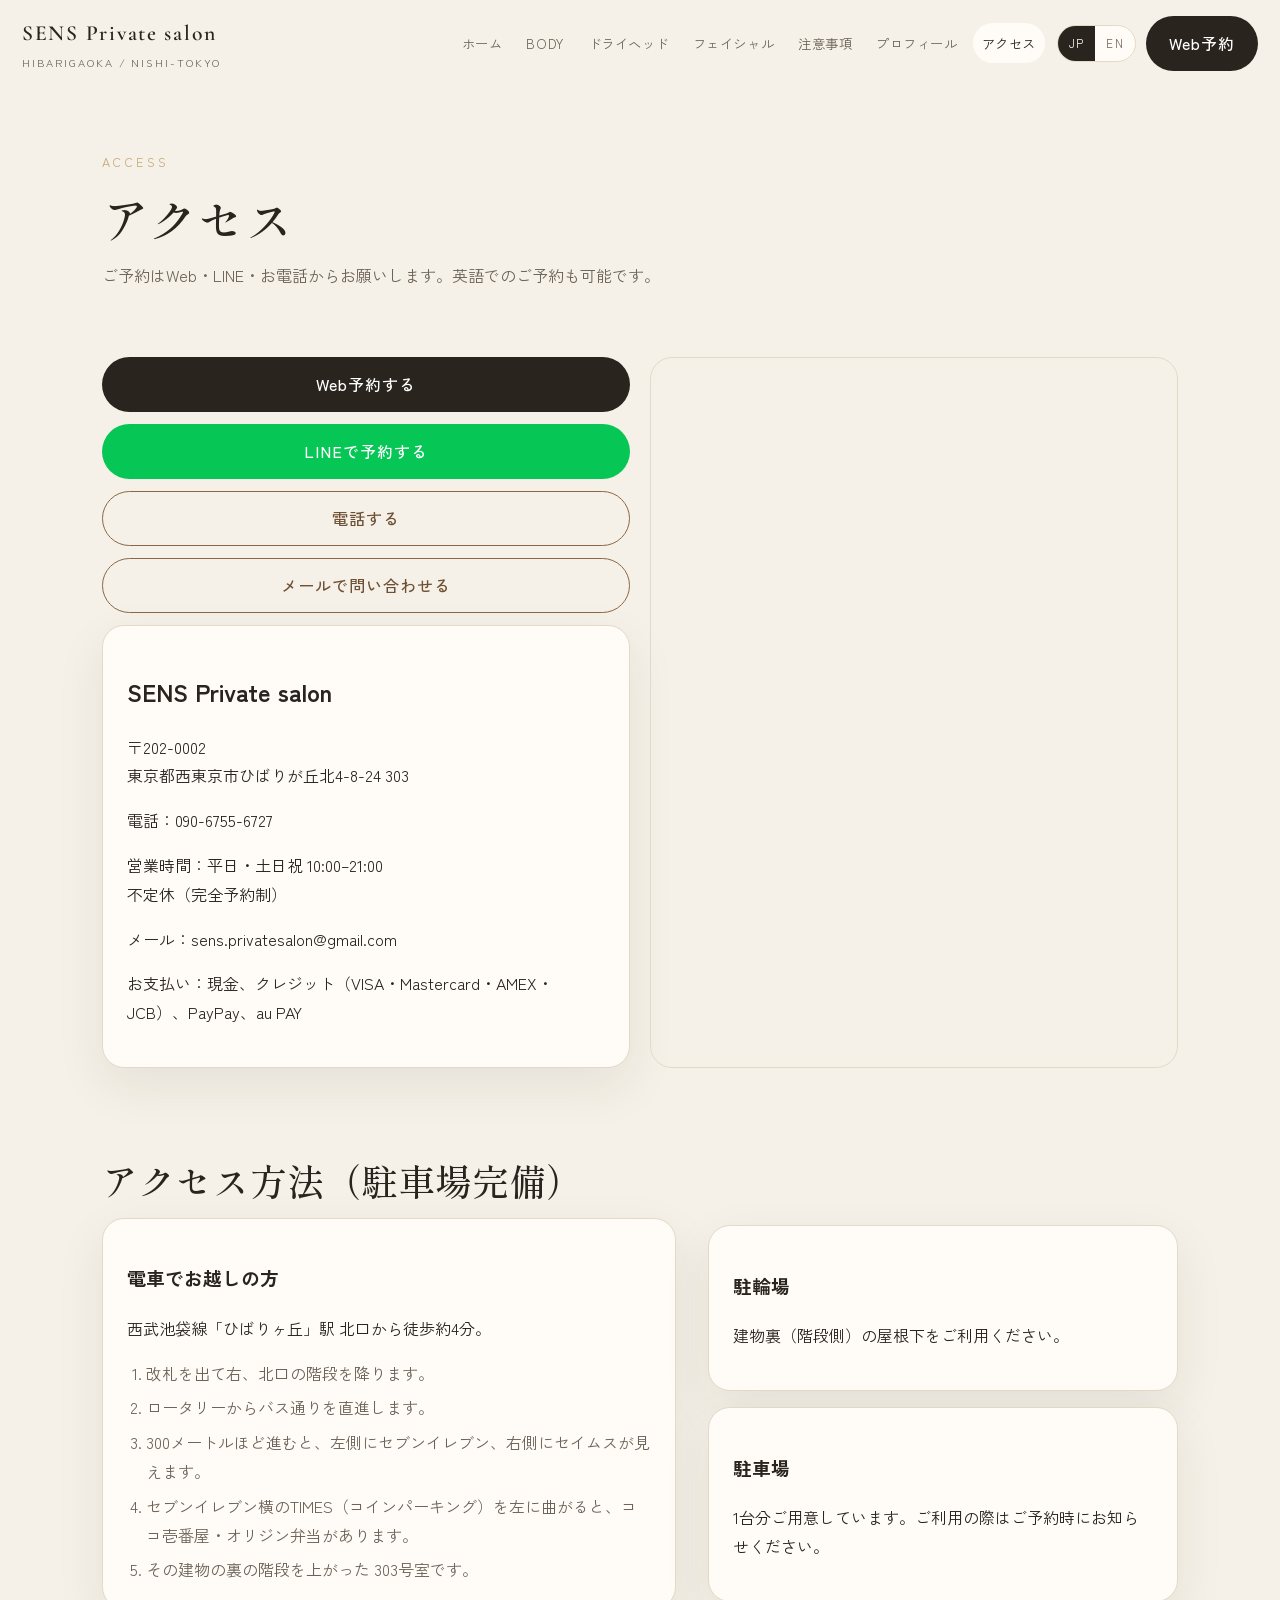
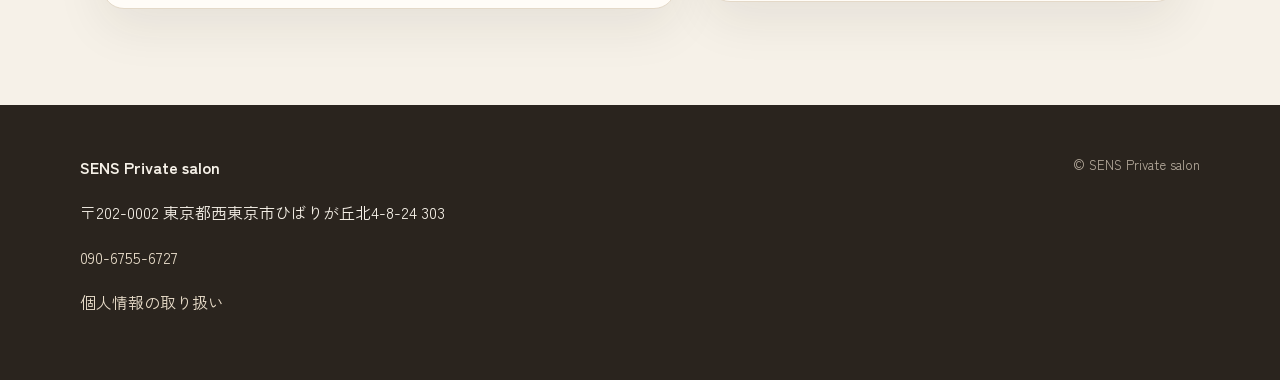
<file: contact.html>
<!DOCTYPE html>
<html lang="ja">
<head>
  <meta charset="UTF-8">
  <meta name="viewport" content="width=device-width, initial-scale=1">
  <title data-i18n="meta.accessTitle">アクセス｜SENS Private salon</title>
  <meta name="description" data-i18n="meta.accessDesc" content="SENS Private salonへのアクセス。ひばりヶ丘駅北口から徒歩約4分。駐車場完備。ご予約はWeb・LINE・お電話（090-6755-6727）から。">
  <link rel="preconnect" href="https://fonts.googleapis.com">
  <link rel="preconnect" href="https://fonts.gstatic.com" crossorigin>
  <link href="https://fonts.googleapis.com/css2?family=Cormorant+Garamond:wght@500;600&family=Shippori+Mincho:wght@500;600&family=Zen+Kaku+Gothic+New:wght@400;500;700&display=swap" rel="stylesheet">
  <link rel="stylesheet" href="css/styles.css">
  <link rel="canonical" href="https://www.sens-private-salon.com/contact.html">
</head>
<body>
  <header class="site-header">
    <div class="header-inner">
      <a class="logo" href="index.html">SENS Private salon<span>HIBARIGAOKA / NISHI-TOKYO</span></a>
      <button class="menu-toggle" type="button" aria-label="メニュー" data-i18n="nav.menu" data-i18n-attr="aria-label" aria-expanded="false"><span></span></button>
      <nav aria-label="メインメニュー" data-i18n="nav.label" data-i18n-attr="aria-label">
        <ul>
          <li><a href="index.html" data-i18n="nav.home">ホーム</a></li>
          <li><a href="body.html">BODY</a></li>
          <li><a href="head.html" data-i18n="nav.head">ドライヘッド</a></li>
          <li><a href="facial.html" data-i18n="nav.facial">フェイシャル</a></li>
          <li><a href="attention.html" data-i18n="nav.notes">注意事項</a></li>
          <li><a href="profile.html" data-i18n="nav.profile">プロフィール</a></li>
          <li><a href="contact.html" aria-current="page" data-i18n="nav.access">アクセス</a></li>
          <li class="nav-reserve"><a href="reserve.html" data-i18n="nav.book">Web予約</a></li>
        </ul>
      </nav>
      <div class="header-tools">
        <div class="lang-switch" role="group" aria-label="Language">
          <button type="button" data-set-lang="ja">JP</button>
          <button type="button" data-set-lang="en">EN</button>
        </div>
        <a class="btn btn-solid header-cta" href="reserve.html" data-i18n="nav.book">Web予約</a>
      </div>
    </div>
  </header>

  <main>
    <header class="page-hero">
      <p class="eyebrow">Access</p>
      <h1 data-i18n="access.title">アクセス</h1>
      <p class="section-lead" data-i18n="ct.lead">ご予約はWeb・LINE・お電話からお願いします。英語でのご予約も可能です。</p>
    </header>

    <section class="section" style="padding-top:32px;">
      <div class="contact-grid">
        <div class="contact-actions">
          <a class="btn btn-solid" href="reserve.html" data-i18n="nav.bookNow">Web予約する</a>
          <a class="btn btn-line" href="https://line.me/ti/p/ejsU3zgqSk" target="_blank" rel="noopener" data-i18n="nav.lineNow">LINEで予約する</a>
          <a class="btn btn-ghost" href="tel:09067556727" data-i18n="nav.call">電話する</a>
          <a class="btn btn-ghost" href="mailto:sens.privatesalon@gmail.com" data-i18n="ct.mail">メールで問い合わせる</a>
          <article class="info-card">
            <h2>SENS Private salon</h2>
            <p>〒202-0002<br>東京都西東京市ひばりが丘北4-8-24 303</p>
            <p><span data-i18n="ct.phone">電話：</span><a href="tel:09067556727">090-6755-6727</a></p>
            <p data-i18n="ct.hours" data-i18n-html>営業時間：平日・土日祝 10:00–21:00<br>不定休（完全予約制）</p>
            <p><span data-i18n="ct.email">メール：</span><a href="mailto:sens.privatesalon@gmail.com">sens.privatesalon@gmail.com</a></p>
            <p data-i18n="ct.pay">お支払い：現金、クレジット（VISA・Mastercard・AMEX・JCB）、PayPay、au PAY</p>
          </article>
        </div>
        <div class="map-wrap">
          <iframe data-map title="SENS Private salonの地図" data-i18n="map.title" data-i18n-attr="title" loading="lazy" referrerpolicy="no-referrer-when-downgrade" src="https://maps.google.com/maps?q=%E6%9D%B1%E4%BA%AC%E9%83%BD%E8%A5%BF%E6%9D%B1%E4%BA%AC%E5%B8%82%E3%81%B2%E3%81%B0%E3%82%8A%E3%81%8C%E4%B8%98%E5%8C%974-8-24&hl=ja&z=16&output=embed"></iframe>
        </div>
      </div>
    </section>

    <section class="section">
      <h2 class="section-title" data-i18n="ct.howto">アクセス方法（駐車場完備）</h2>
      <div class="grid-2">
        <article class="info-card">
          <h3 data-i18n="ct.train">電車でお越しの方</h3>
          <p data-i18n="ct.trainp">西武池袋線「ひばりヶ丘」駅 北口から徒歩約4分。</p>
          <ol>
            <li data-i18n="ct.s1">改札を出て右、北口の階段を降ります。</li>
            <li data-i18n="ct.s2">ロータリーからバス通りを直進します。</li>
            <li data-i18n="ct.s3">300メートルほど進むと、左側にセブンイレブン、右側にセイムスが見えます。</li>
            <li data-i18n="ct.s4">セブンイレブン横のTIMES（コインパーキング）を左に曲がると、ココ壱番屋・オリジン弁当があります。</li>
            <li data-i18n="ct.s5">その建物の裏の階段を上がった 303号室です。</li>
          </ol>
        </article>
        <div>
          <article class="info-card" style="margin-bottom:16px;">
            <h3 data-i18n="ct.bike">駐輪場</h3>
            <p data-i18n="ct.bikep">建物裏（階段側）の屋根下をご利用ください。</p>
          </article>
          <article class="info-card">
            <h3 data-i18n="ct.car">駐車場</h3>
            <p data-i18n="ct.carp">1台分ご用意しています。ご利用の際はご予約時にお知らせください。</p>
          </article>
        </div>
      </div>
    </section>
  </main>

  <footer class="site-footer">
    <div class="footer-inner">
      <div>
        <strong>SENS Private salon</strong>
        <p>〒202-0002 東京都西東京市ひばりが丘北4-8-24 303</p>
        <p><a href="tel:09067556727">090-6755-6727</a></p>
        <p><a href="privacy.html" data-i18n="nav.privacy">個人情報の取り扱い</a></p>
      </div>
      <small>© SENS Private salon</small>
    </div>
  </footer>
  <a class="btn btn-solid mobile-line" href="reserve.html" data-i18n="nav.book">Web予約</a>
  <script src="js/i18n.js"></script>
  <script src="js/main.js"></script>
</body>
</html>
</file>
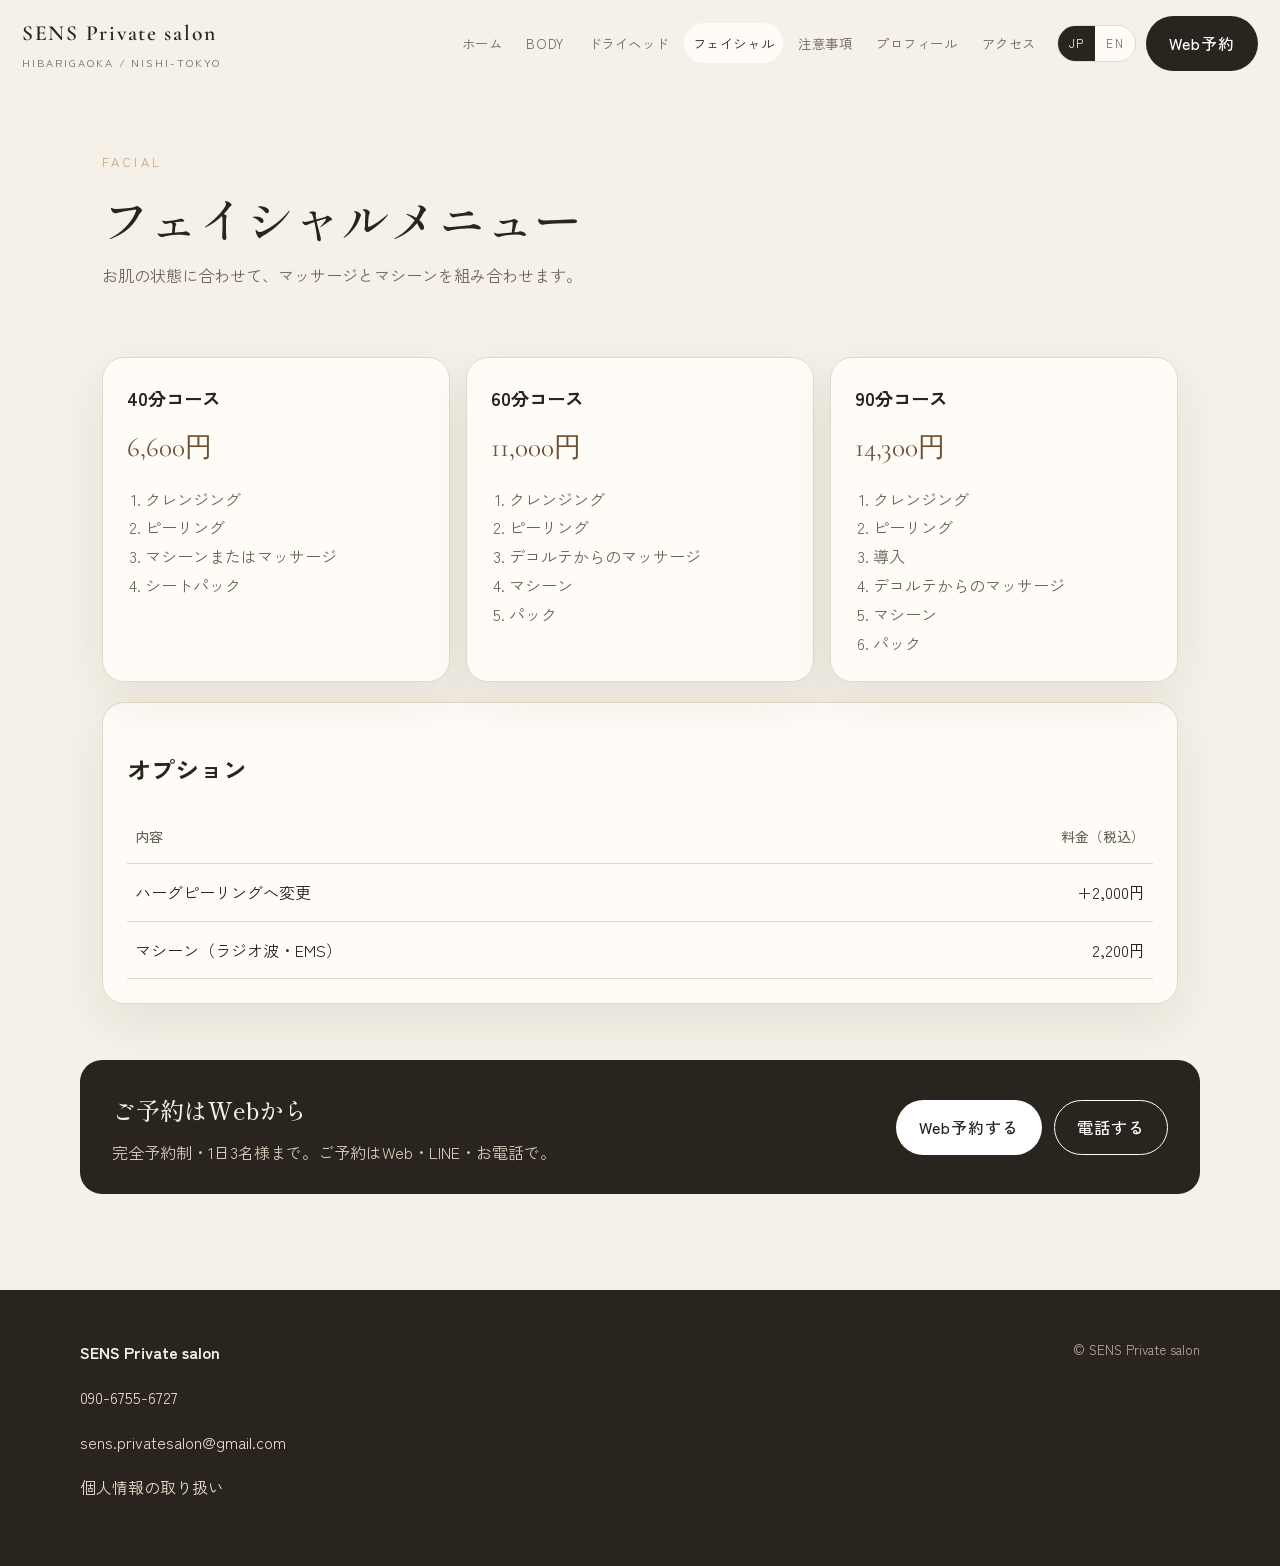
<file: facial.html>
<!DOCTYPE html>
<html lang="ja">
<head>
  <meta charset="UTF-8">
  <meta name="viewport" content="width=device-width, initial-scale=1">
  <title data-i18n="meta.facialTitle">フェイシャルメニュー｜SENS Private salon</title>
  <meta name="description" data-i18n="meta.facialDesc" content="SENS Private salonのフェイシャルメニュー。クレンジングからパック、マシーン導入まで。">
  <link rel="preconnect" href="https://fonts.googleapis.com">
  <link rel="preconnect" href="https://fonts.gstatic.com" crossorigin>
  <link href="https://fonts.googleapis.com/css2?family=Cormorant+Garamond:wght@500;600&family=Shippori+Mincho:wght@500;600&family=Zen+Kaku+Gothic+New:wght@400;500;700&display=swap" rel="stylesheet">
  <link rel="stylesheet" href="css/styles.css">
  <link rel="canonical" href="https://www.sens-private-salon.com/facial.html">
</head>
<body>
  <header class="site-header">
    <div class="header-inner">
      <a class="logo" href="index.html">SENS Private salon<span>HIBARIGAOKA / NISHI-TOKYO</span></a>
      <button class="menu-toggle" type="button" aria-label="メニュー" data-i18n="nav.menu" data-i18n-attr="aria-label" aria-expanded="false"><span></span></button>
      <nav aria-label="メインメニュー" data-i18n="nav.label" data-i18n-attr="aria-label">
        <ul>
          <li><a href="index.html" data-i18n="nav.home">ホーム</a></li>
          <li><a href="body.html">BODY</a></li>
          <li><a href="head.html" data-i18n="nav.head">ドライヘッド</a></li>
          <li><a href="facial.html" aria-current="page" data-i18n="nav.facial">フェイシャル</a></li>
          <li><a href="attention.html" data-i18n="nav.notes">注意事項</a></li>
          <li><a href="profile.html" data-i18n="nav.profile">プロフィール</a></li>
          <li><a href="contact.html" data-i18n="nav.access">アクセス</a></li>
          <li class="nav-reserve"><a href="reserve.html" data-i18n="nav.book">Web予約</a></li>
        </ul>
      </nav>
      <div class="header-tools">
        <div class="lang-switch" role="group" aria-label="Language">
          <button type="button" data-set-lang="ja">JP</button>
          <button type="button" data-set-lang="en">EN</button>
        </div>
        <a class="btn btn-solid header-cta" href="reserve.html" data-i18n="nav.book">Web予約</a>
      </div>
    </div>
  </header>

  <main>
    <header class="page-hero">
      <p class="eyebrow">Facial</p>
      <h1 data-i18n="facial.title">フェイシャルメニュー</h1>
      <p class="section-lead" data-i18n="facial.lead">お肌の状態に合わせて、マッサージとマシーンを組み合わせます。</p>
    </header>

    <section class="section" style="padding-top:32px;">
      <div class="course-grid">
        <article class="course-card">
          <h3 data-i18n="facial.40">40分コース</h3>
          <p class="price">6,600円</p>
          <ol>
            <li data-i18n="facial.s1">クレンジング</li>
            <li data-i18n="facial.s2">ピーリング</li>
            <li data-i18n="facial.s3a">マシーンまたはマッサージ</li>
            <li data-i18n="facial.s4a">シートパック</li>
          </ol>
        </article>
        <article class="course-card">
          <h3 data-i18n="facial.60">60分コース</h3>
          <p class="price">11,000円</p>
          <ol>
            <li data-i18n="facial.s1">クレンジング</li>
            <li data-i18n="facial.s2">ピーリング</li>
            <li data-i18n="facial.s3b">デコルテからのマッサージ</li>
            <li data-i18n="facial.s4b">マシーン</li>
            <li data-i18n="facial.s5">パック</li>
          </ol>
        </article>
        <article class="course-card">
          <h3 data-i18n="facial.90">90分コース</h3>
          <p class="price">14,300円</p>
          <ol>
            <li data-i18n="facial.s1">クレンジング</li>
            <li data-i18n="facial.s2">ピーリング</li>
            <li data-i18n="facial.intro">導入</li>
            <li data-i18n="facial.s3b">デコルテからのマッサージ</li>
            <li data-i18n="facial.s4b">マシーン</li>
            <li data-i18n="facial.s5">パック</li>
          </ol>
        </article>
      </div>
      <article class="info-card">
        <h2 data-i18n="facial.opt">オプション</h2>
        <table class="price-table">
          <thead><tr><th data-i18n="th.content">内容</th><th data-i18n="th.price">料金（税込）</th></tr></thead>
          <tbody>
            <tr><td data-i18n="facial.harg">ハーグピーリングへ変更</td><td>+2,000円</td></tr>
            <tr><td data-i18n="facial.rf">マシーン（ラジオ波・EMS）</td><td>2,200円</td></tr>
          </tbody>
        </table>
      </article>
    </section>
    <aside class="reserve-band">
      <div>
        <h2 data-i18n="band.title">ご予約はWebから</h2>
        <p data-i18n="band.body">完全予約制・1日3名様まで。ご予約はWeb・LINE・お電話で。</p>
      </div>
      <div class="cta-row">
        <a class="btn btn-solid" href="reserve.html" style="background:#fff;color:#2a241e;" data-i18n="nav.bookNow">Web予約する</a>
        <a class="btn btn-ghost" href="tel:09067556727" style="border-color:#fff;color:#fff;" data-i18n="nav.call">電話する</a>
      </div>
    </aside>
  </main>

  <footer class="site-footer">
    <div class="footer-inner">
      <div>
        <strong>SENS Private salon</strong>
        <p><a href="tel:09067556727">090-6755-6727</a></p>
        <p><a href="mailto:sens.privatesalon@gmail.com">sens.privatesalon@gmail.com</a></p>
        <p><a href="privacy.html" data-i18n="nav.privacy">個人情報の取り扱い</a></p>
      </div>
      <small>© SENS Private salon</small>
    </div>
  </footer>
  <a class="btn btn-solid mobile-line" href="reserve.html" data-i18n="nav.book">Web予約</a>
  <script src="js/i18n.js"></script>
  <script src="js/main.js"></script>
</body>
</html>
</file>
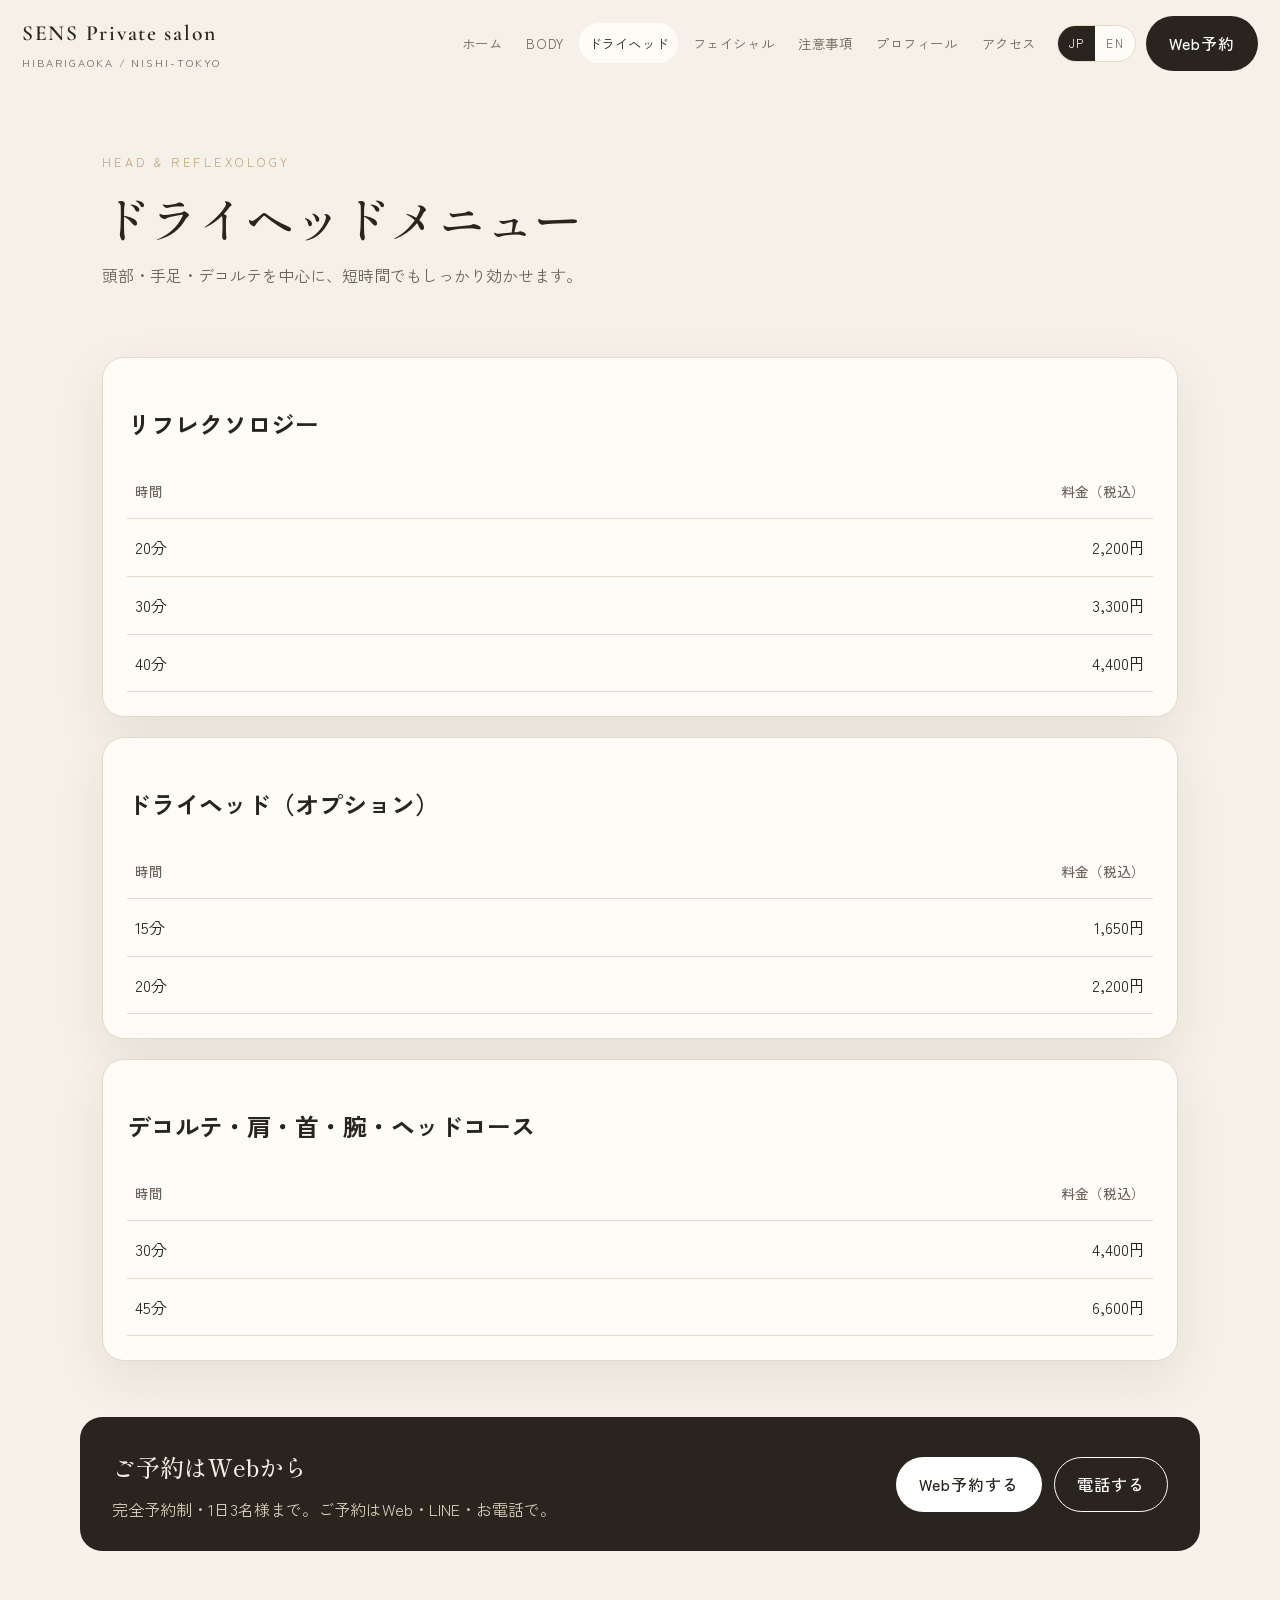
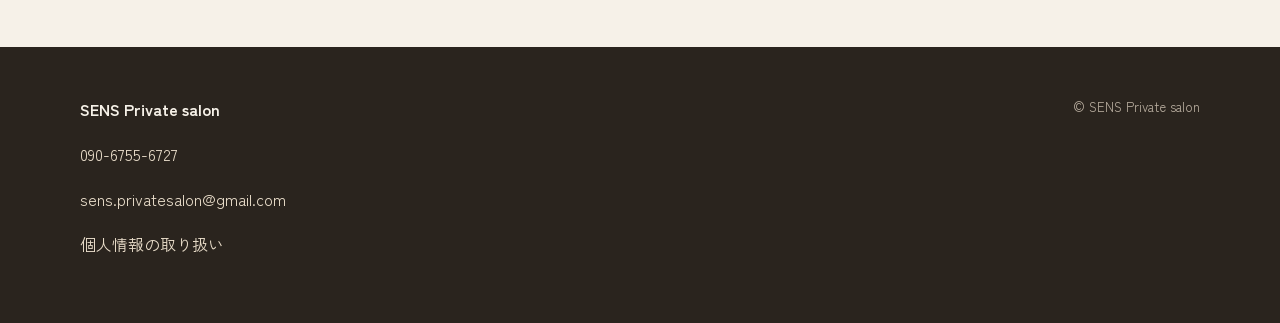
<file: head.html>
<!DOCTYPE html>
<html lang="ja">
<head>
  <meta charset="UTF-8">
  <meta name="viewport" content="width=device-width, initial-scale=1">
  <title data-i18n="meta.headTitle">ドライヘッドメニュー｜SENS Private salon</title>
  <meta name="description" data-i18n="meta.headDesc" content="SENS Private salonのドライヘッド、リフレクソロジー、デコルテコース。">
  <link rel="preconnect" href="https://fonts.googleapis.com">
  <link rel="preconnect" href="https://fonts.gstatic.com" crossorigin>
  <link href="https://fonts.googleapis.com/css2?family=Cormorant+Garamond:wght@500;600&family=Shippori+Mincho:wght@500;600&family=Zen+Kaku+Gothic+New:wght@400;500;700&display=swap" rel="stylesheet">
  <link rel="stylesheet" href="css/styles.css">
  <link rel="canonical" href="https://www.sens-private-salon.com/head.html">
</head>
<body>
  <header class="site-header">
    <div class="header-inner">
      <a class="logo" href="index.html">SENS Private salon<span>HIBARIGAOKA / NISHI-TOKYO</span></a>
      <button class="menu-toggle" type="button" aria-label="メニュー" data-i18n="nav.menu" data-i18n-attr="aria-label" aria-expanded="false"><span></span></button>
      <nav aria-label="メインメニュー" data-i18n="nav.label" data-i18n-attr="aria-label">
        <ul>
          <li><a href="index.html" data-i18n="nav.home">ホーム</a></li>
          <li><a href="body.html">BODY</a></li>
          <li><a href="head.html" aria-current="page" data-i18n="nav.head">ドライヘッド</a></li>
          <li><a href="facial.html" data-i18n="nav.facial">フェイシャル</a></li>
          <li><a href="attention.html" data-i18n="nav.notes">注意事項</a></li>
          <li><a href="profile.html" data-i18n="nav.profile">プロフィール</a></li>
          <li><a href="contact.html" data-i18n="nav.access">アクセス</a></li>
          <li class="nav-reserve"><a href="reserve.html" data-i18n="nav.book">Web予約</a></li>
        </ul>
      </nav>
      <div class="header-tools">
        <div class="lang-switch" role="group" aria-label="Language">
          <button type="button" data-set-lang="ja">JP</button>
          <button type="button" data-set-lang="en">EN</button>
        </div>
        <a class="btn btn-solid header-cta" href="reserve.html" data-i18n="nav.book">Web予約</a>
      </div>
    </div>
  </header>

  <main>
    <header class="page-hero">
      <p class="eyebrow">Head &amp; Reflexology</p>
      <h1 data-i18n="head.title">ドライヘッドメニュー</h1>
      <p class="section-lead" data-i18n="head.lead">頭部・手足・デコルテを中心に、短時間でもしっかり効かせます。</p>
    </header>

    <section class="section" style="padding-top:32px;">
      <article class="info-card" style="margin-bottom:20px;">
        <h2 data-i18n="head.ref">リフレクソロジー</h2>
        <table class="price-table">
          <thead><tr><th data-i18n="th.min">時間</th><th data-i18n="th.price">料金（税込）</th></tr></thead>
          <tbody>
            <tr><td data-i18n="min20">20分</td><td>2,200円</td></tr>
            <tr><td data-i18n="min30">30分</td><td>3,300円</td></tr>
            <tr><td data-i18n="min40">40分</td><td>4,400円</td></tr>
          </tbody>
        </table>
      </article>

      <article class="info-card" style="margin-bottom:20px;">
        <h2 data-i18n="head.opt">ドライヘッド（オプション）</h2>
        <table class="price-table">
          <thead><tr><th data-i18n="th.min">時間</th><th data-i18n="th.price">料金（税込）</th></tr></thead>
          <tbody>
            <tr><td data-i18n="min15">15分</td><td>1,650円</td></tr>
            <tr><td data-i18n="min20">20分</td><td>2,200円</td></tr>
          </tbody>
        </table>
      </article>

      <article class="info-card">
        <h2 data-i18n="head.deco">デコルテ・肩・首・腕・ヘッドコース</h2>
        <table class="price-table">
          <thead><tr><th data-i18n="th.min">時間</th><th data-i18n="th.price">料金（税込）</th></tr></thead>
          <tbody>
            <tr><td data-i18n="min30">30分</td><td>4,400円</td></tr>
            <tr><td data-i18n="min45">45分</td><td>6,600円</td></tr>
          </tbody>
        </table>
      </article>
    </section>
    <aside class="reserve-band">
      <div>
        <h2 data-i18n="band.title">ご予約はWebから</h2>
        <p data-i18n="band.body">完全予約制・1日3名様まで。ご予約はWeb・LINE・お電話で。</p>
      </div>
      <div class="cta-row">
        <a class="btn btn-solid" href="reserve.html" style="background:#fff;color:#2a241e;" data-i18n="nav.bookNow">Web予約する</a>
        <a class="btn btn-ghost" href="tel:09067556727" style="border-color:#fff;color:#fff;" data-i18n="nav.call">電話する</a>
      </div>
    </aside>
  </main>

  <footer class="site-footer">
    <div class="footer-inner">
      <div>
        <strong>SENS Private salon</strong>
        <p><a href="tel:09067556727">090-6755-6727</a></p>
        <p><a href="mailto:sens.privatesalon@gmail.com">sens.privatesalon@gmail.com</a></p>
        <p><a href="privacy.html" data-i18n="nav.privacy">個人情報の取り扱い</a></p>
      </div>
      <small>© SENS Private salon</small>
    </div>
  </footer>
  <a class="btn btn-solid mobile-line" href="reserve.html" data-i18n="nav.book">Web予約</a>
  <script src="js/i18n.js"></script>
  <script src="js/main.js"></script>
</body>
</html>
</file>
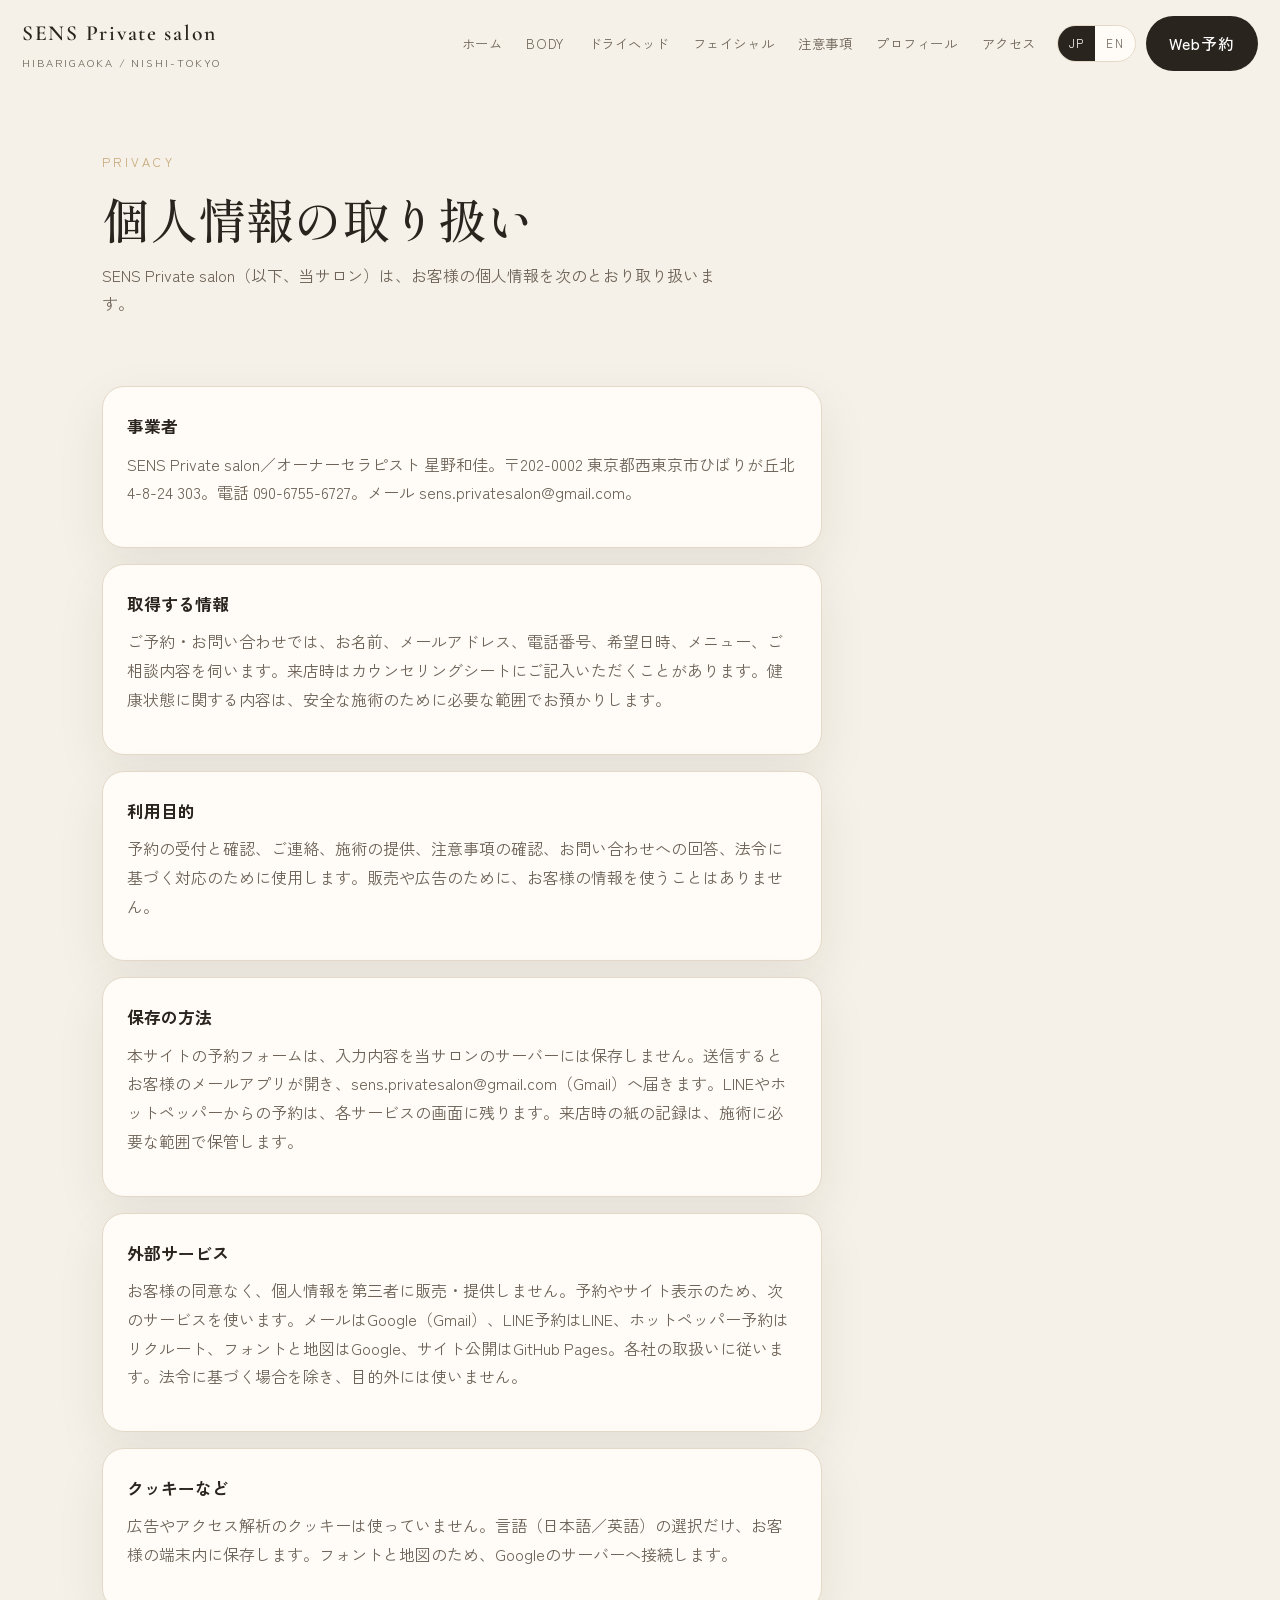
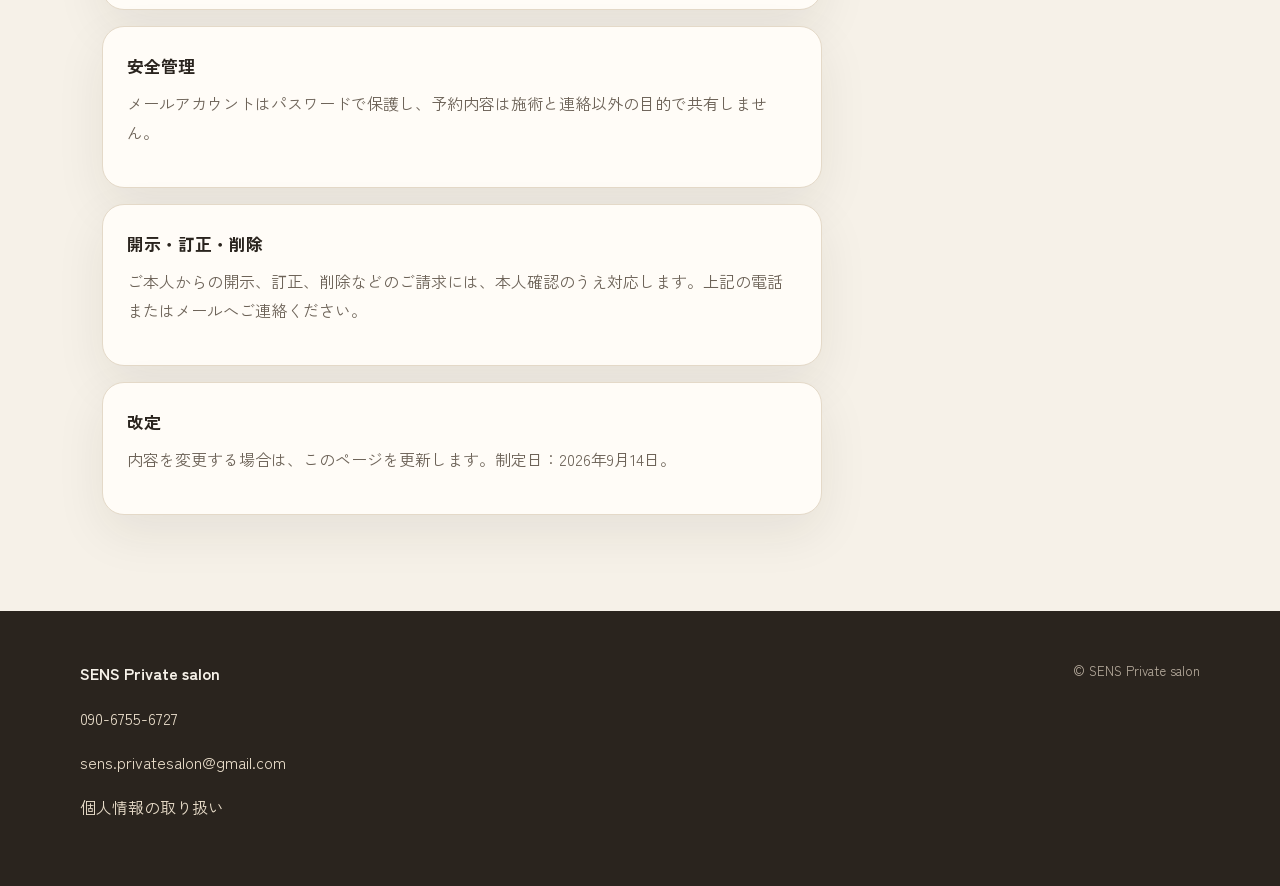
<file: privacy.html>
<!DOCTYPE html>
<html lang="ja">
<head>
  <meta charset="UTF-8">
  <meta name="viewport" content="width=device-width, initial-scale=1">
  <title data-i18n="meta.privacyTitle">個人情報の取り扱い｜SENS Private salon</title>
  <meta name="description" data-i18n="meta.privacyDesc" content="SENS Private salonにおける個人情報の取り扱いについて。">
  <link rel="preconnect" href="https://fonts.googleapis.com">
  <link rel="preconnect" href="https://fonts.gstatic.com" crossorigin>
  <link href="https://fonts.googleapis.com/css2?family=Cormorant+Garamond:wght@500;600&family=Shippori+Mincho:wght@500;600&family=Zen+Kaku+Gothic+New:wght@400;500;700&display=swap" rel="stylesheet">
  <link rel="stylesheet" href="css/styles.css">
  <link rel="canonical" href="https://www.sens-private-salon.com/privacy.html">
</head>
<body>
  <header class="site-header">
    <div class="header-inner">
      <a class="logo" href="index.html">SENS Private salon<span>HIBARIGAOKA / NISHI-TOKYO</span></a>
      <button class="menu-toggle" type="button" aria-label="メニュー" data-i18n="nav.menu" data-i18n-attr="aria-label" aria-expanded="false"><span></span></button>
      <nav aria-label="メインメニュー" data-i18n="nav.label" data-i18n-attr="aria-label">
        <ul>
          <li><a href="index.html" data-i18n="nav.home">ホーム</a></li>
          <li><a href="body.html">BODY</a></li>
          <li><a href="head.html" data-i18n="nav.head">ドライヘッド</a></li>
          <li><a href="facial.html" data-i18n="nav.facial">フェイシャル</a></li>
          <li><a href="attention.html" data-i18n="nav.notes">注意事項</a></li>
          <li><a href="profile.html" data-i18n="nav.profile">プロフィール</a></li>
          <li><a href="contact.html" data-i18n="nav.access">アクセス</a></li>
          <li class="nav-reserve"><a href="reserve.html" data-i18n="nav.book">Web予約</a></li>
        </ul>
      </nav>
      <div class="header-tools">
        <div class="lang-switch" role="group" aria-label="Language">
          <button type="button" data-set-lang="ja">JP</button>
          <button type="button" data-set-lang="en">EN</button>
        </div>
        <a class="btn btn-solid header-cta" href="reserve.html" data-i18n="nav.book">Web予約</a>
      </div>
    </div>
  </header>

  <main>
    <header class="page-hero">
      <p class="eyebrow">Privacy</p>
      <h1 data-i18n="pv.title">個人情報の取り扱い</h1>
      <p class="section-lead" data-i18n="pv.lead">SENS Private salon（以下、当サロン）は、お客様の個人情報を次のとおり取り扱います。</p>
    </header>

    <section class="section" style="padding-top:32px;">
      <div class="policies policies-long">
        <article class="policy"><h3 data-i18n="pv.1t">事業者</h3><p data-i18n="pv.1p">SENS Private salon／オーナーセラピスト 星野和佳。〒202-0002 東京都西東京市ひばりが丘北4-8-24 303。電話 090-6755-6727。メール sens.privatesalon@gmail.com。</p></article>
        <article class="policy"><h3 data-i18n="pv.2t">取得する情報</h3><p data-i18n="pv.2p">ご予約・お問い合わせでは、お名前、メールアドレス、電話番号、希望日時、メニュー、ご相談内容を伺います。来店時はカウンセリングシートにご記入いただくことがあります。健康状態に関する内容は、安全な施術のために必要な範囲でお預かりします。</p></article>
        <article class="policy"><h3 data-i18n="pv.3t">利用目的</h3><p data-i18n="pv.3p">予約の受付と確認、ご連絡、施術の提供、注意事項の確認、お問い合わせへの回答、法令に基づく対応のために使用します。販売や広告のために、お客様の情報を使うことはありません。</p></article>
        <article class="policy"><h3 data-i18n="pv.4t">保存の方法</h3><p data-i18n="pv.4p">本サイトの予約フォームは、入力内容を当サロンのサーバーには保存しません。送信するとお客様のメールアプリが開き、sens.privatesalon@gmail.com（Gmail）へ届きます。LINEやホットペッパーからの予約は、各サービスの画面に残ります。来店時の紙の記録は、施術に必要な範囲で保管します。</p></article>
        <article class="policy"><h3 data-i18n="pv.5t">外部サービス</h3><p data-i18n="pv.5p">お客様の同意なく、個人情報を第三者に販売・提供しません。予約やサイト表示のため、次のサービスを使います。メールはGoogle（Gmail）、LINE予約はLINE、ホットペッパー予約はリクルート、フォントと地図はGoogle、サイト公開はGitHub Pages。各社の取扱いに従います。法令に基づく場合を除き、目的外には使いません。</p></article>
        <article class="policy"><h3 data-i18n="pv.6t">クッキーなど</h3><p data-i18n="pv.6p">広告やアクセス解析のクッキーは使っていません。言語（日本語／英語）の選択だけ、お客様の端末内に保存します。フォントと地図のため、Googleのサーバーへ接続します。</p></article>
        <article class="policy"><h3 data-i18n="pv.7t">安全管理</h3><p data-i18n="pv.7p">メールアカウントはパスワードで保護し、予約内容は施術と連絡以外の目的で共有しません。</p></article>
        <article class="policy"><h3 data-i18n="pv.8t">開示・訂正・削除</h3><p data-i18n="pv.8p">ご本人からの開示、訂正、削除などのご請求には、本人確認のうえ対応します。上記の電話またはメールへご連絡ください。</p></article>
        <article class="policy"><h3 data-i18n="pv.9t">改定</h3><p data-i18n="pv.9p">内容を変更する場合は、このページを更新します。制定日：2026年9月14日。</p></article>
      </div>
    </section>
  </main>

  <footer class="site-footer">
    <div class="footer-inner">
      <div>
        <strong>SENS Private salon</strong>
        <p><a href="tel:09067556727">090-6755-6727</a></p>
        <p><a href="mailto:sens.privatesalon@gmail.com">sens.privatesalon@gmail.com</a></p>
        <p><a href="privacy.html" aria-current="page" data-i18n="nav.privacy">個人情報の取り扱い</a></p>
      </div>
      <small>© SENS Private salon</small>
    </div>
  </footer>
  <a class="btn btn-solid mobile-line" href="reserve.html" data-i18n="nav.book">Web予約</a>
  <script src="js/i18n.js"></script>
  <script src="js/main.js"></script>
</body>
</html>
</file>
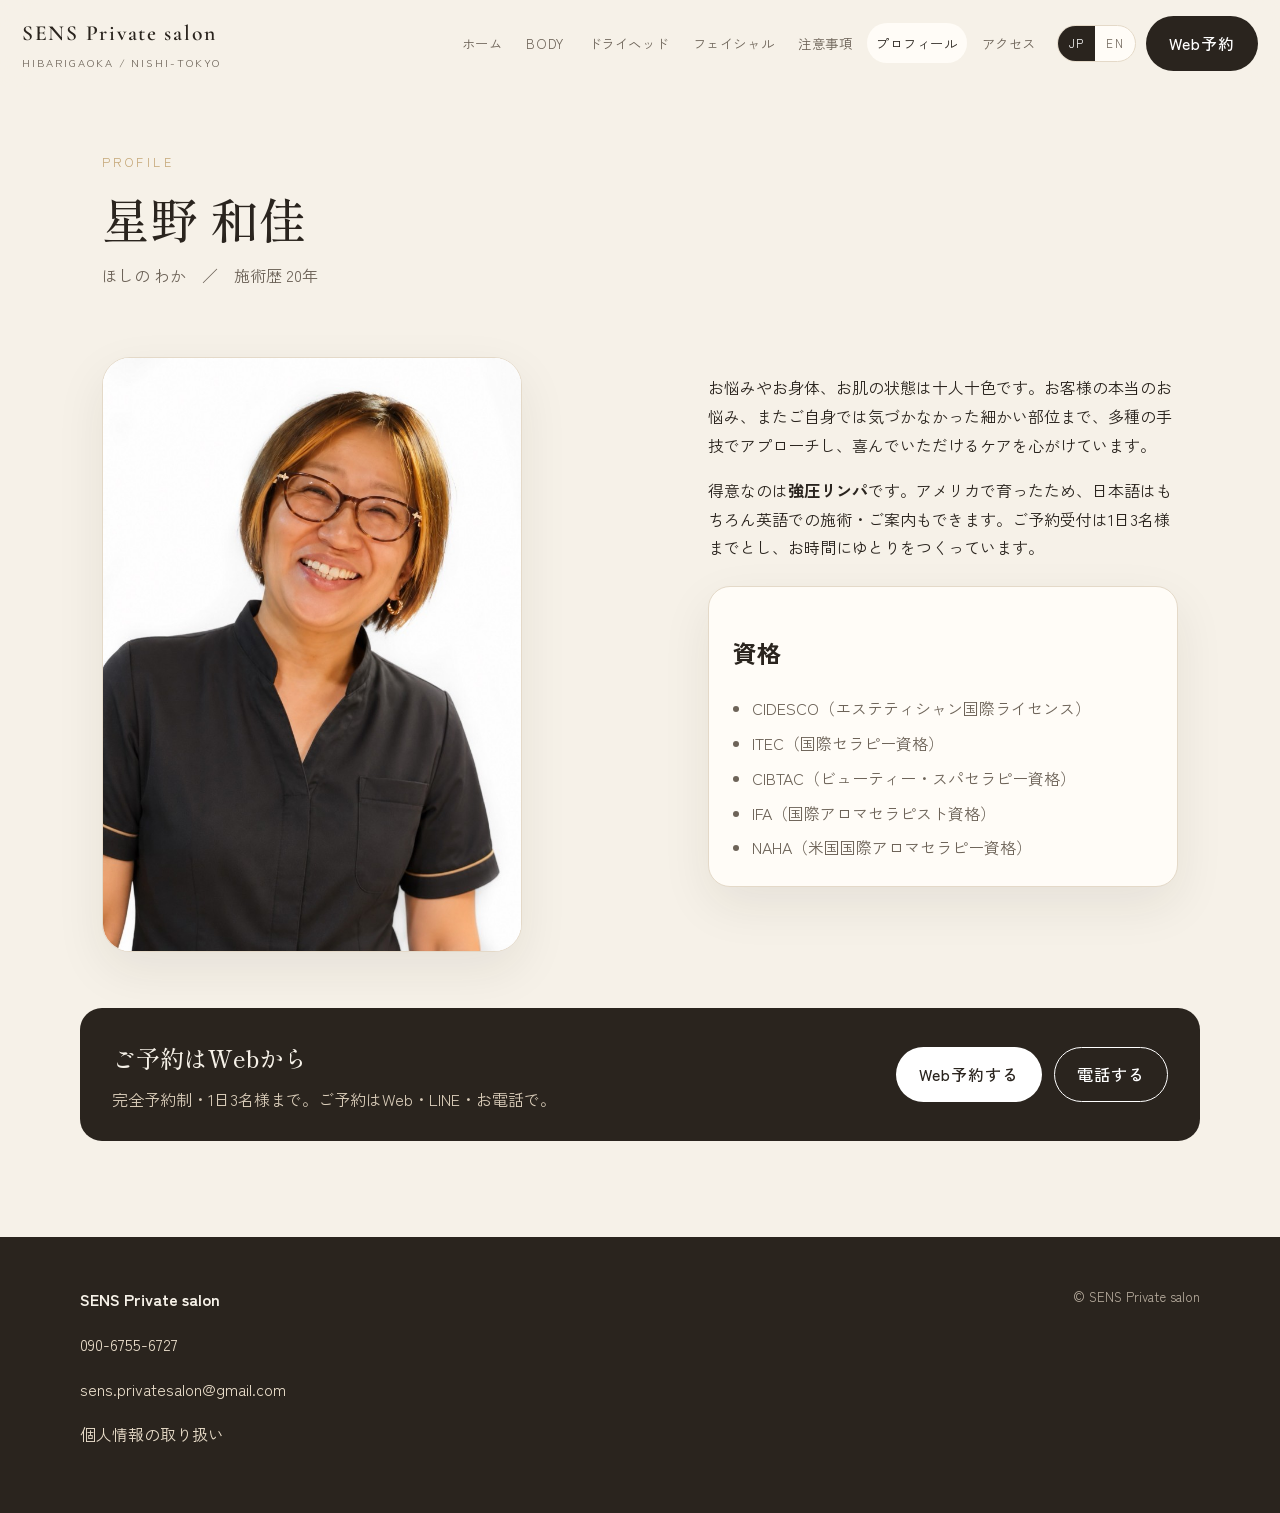
<file: profile.html>
<!DOCTYPE html>
<html lang="ja">
<head>
  <meta charset="UTF-8">
  <meta name="viewport" content="width=device-width, initial-scale=1">
  <title data-i18n="meta.profileTitle">プロフィール｜SENS Private salon</title>
  <meta name="description" data-i18n="meta.profileDesc" content="SENS Private salon オーナーセラピスト 星野和佳。強圧リンパを得意とし、施術歴20年。アメリカ育ちのため英語での施術もできます。">
  <link rel="preconnect" href="https://fonts.googleapis.com">
  <link rel="preconnect" href="https://fonts.gstatic.com" crossorigin>
  <link href="https://fonts.googleapis.com/css2?family=Cormorant+Garamond:wght@500;600&family=Shippori+Mincho:wght@500;600&family=Zen+Kaku+Gothic+New:wght@400;500;700&display=swap" rel="stylesheet">
  <link rel="stylesheet" href="css/styles.css">
  <link rel="canonical" href="https://www.sens-private-salon.com/profile.html">
</head>
<body>
  <header class="site-header">
    <div class="header-inner">
      <a class="logo" href="index.html">SENS Private salon<span>HIBARIGAOKA / NISHI-TOKYO</span></a>
      <button class="menu-toggle" type="button" aria-label="メニュー" data-i18n="nav.menu" data-i18n-attr="aria-label" aria-expanded="false"><span></span></button>
      <nav aria-label="メインメニュー" data-i18n="nav.label" data-i18n-attr="aria-label">
        <ul>
          <li><a href="index.html" data-i18n="nav.home">ホーム</a></li>
          <li><a href="body.html">BODY</a></li>
          <li><a href="head.html" data-i18n="nav.head">ドライヘッド</a></li>
          <li><a href="facial.html" data-i18n="nav.facial">フェイシャル</a></li>
          <li><a href="attention.html" data-i18n="nav.notes">注意事項</a></li>
          <li><a href="profile.html" aria-current="page" data-i18n="nav.profile">プロフィール</a></li>
          <li><a href="contact.html" data-i18n="nav.access">アクセス</a></li>
          <li class="nav-reserve"><a href="reserve.html" data-i18n="nav.book">Web予約</a></li>
        </ul>
      </nav>
      <div class="header-tools">
        <div class="lang-switch" role="group" aria-label="Language">
          <button type="button" data-set-lang="ja">JP</button>
          <button type="button" data-set-lang="en">EN</button>
        </div>
        <a class="btn btn-solid header-cta" href="reserve.html" data-i18n="nav.book">Web予約</a>
      </div>
    </div>
  </header>

  <main>
    <header class="page-hero">
      <p class="eyebrow">Profile</p>
      <h1 data-i18n="th.name">星野 和佳</h1>
      <p class="section-lead" data-i18n="pf.meta">ほしの わか　／　施術歴 20年</p>
    </header>

    <section class="section" style="padding-top:32px;">
      <div class="grid-2 profile-layout">
        <figure class="face-frame">
          <img src="images/therapist.png" alt="オーナーセラピスト 星野和佳" data-i18n="alt.waka" data-i18n-attr="alt">
        </figure>
        <div>
          <p data-i18n="pf.p1">お悩みやお身体、お肌の状態は十人十色です。お客様の本当のお悩み、またご自身では気づかなかった細かい部位まで、多種の手技でアプローチし、喜んでいただけるケアを心がけています。</p>
          <p data-i18n="pf.p2" data-i18n-html>得意なのは<strong>強圧リンパ</strong>です。アメリカで育ったため、日本語はもちろん英語での施術・ご案内もできます。ご予約受付は1日3名様までとし、お時間にゆとりをつくっています。</p>
          <article class="info-card" style="margin-top:24px;">
            <h2 data-i18n="pf.lic">資格</h2>
            <ul>
              <li data-i18n="pf.l1">CIDESCO（エステティシャン国際ライセンス）</li>
              <li data-i18n="pf.l2">ITEC（国際セラピー資格）</li>
              <li data-i18n="pf.l3">CIBTAC（ビューティー・スパセラピー資格）</li>
              <li data-i18n="pf.l4">IFA（国際アロマセラピスト資格）</li>
              <li data-i18n="pf.l5">NAHA（米国国際アロマセラピー資格）</li>
            </ul>
          </article>
        </div>
      </div>
    </section>
    <aside class="reserve-band">
      <div>
        <h2 data-i18n="band.title">ご予約はWebから</h2>
        <p data-i18n="band.body">完全予約制・1日3名様まで。ご予約はWeb・LINE・お電話で。</p>
      </div>
      <div class="cta-row">
        <a class="btn btn-solid" href="reserve.html" style="background:#fff;color:#2a241e;" data-i18n="nav.bookNow">Web予約する</a>
        <a class="btn btn-ghost" href="tel:09067556727" style="border-color:#fff;color:#fff;" data-i18n="nav.call">電話する</a>
      </div>
    </aside>
  </main>

  <footer class="site-footer">
    <div class="footer-inner">
      <div>
        <strong>SENS Private salon</strong>
        <p><a href="tel:09067556727">090-6755-6727</a></p>
        <p><a href="mailto:sens.privatesalon@gmail.com">sens.privatesalon@gmail.com</a></p>
        <p><a href="privacy.html" data-i18n="nav.privacy">個人情報の取り扱い</a></p>
      </div>
      <small>© SENS Private salon</small>
    </div>
  </footer>
  <a class="btn btn-solid mobile-line" href="reserve.html" data-i18n="nav.book">Web予約</a>
  <script src="js/i18n.js"></script>
  <script src="js/main.js"></script>
</body>
</html>
</file>
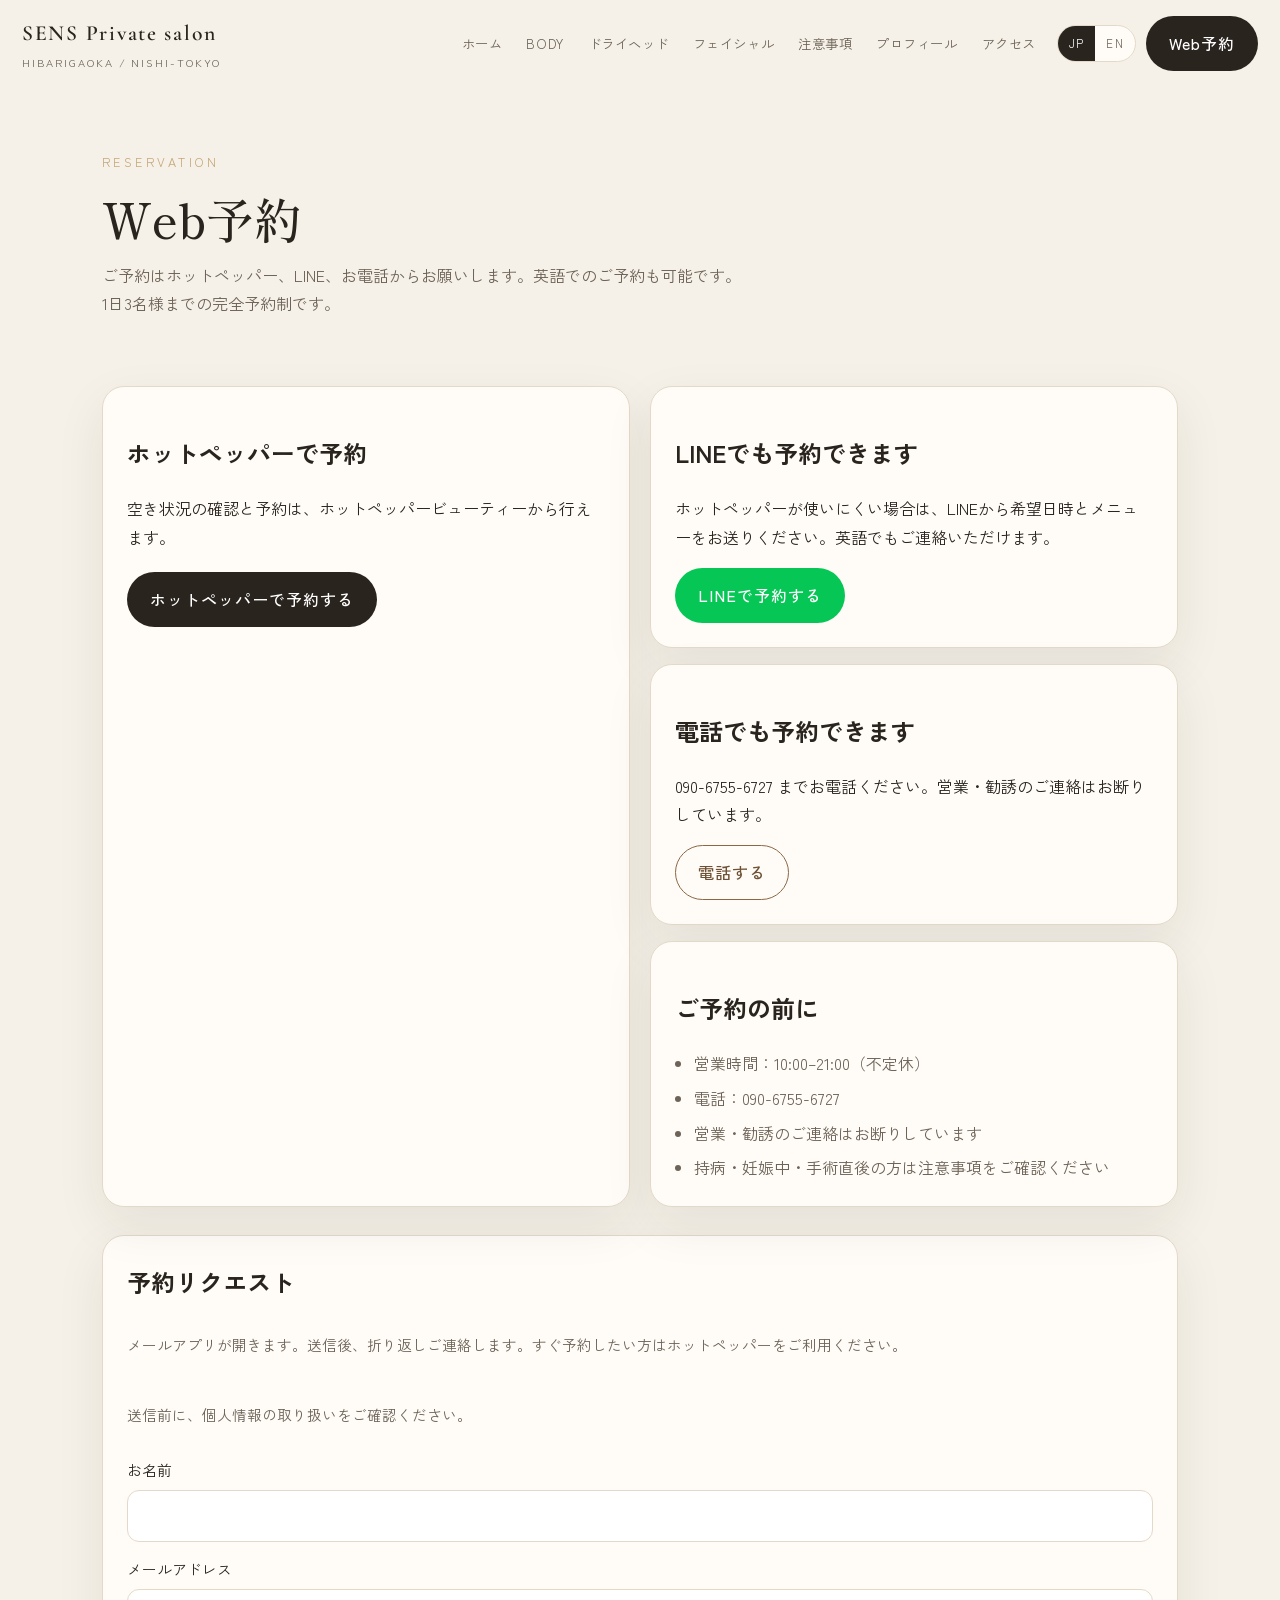
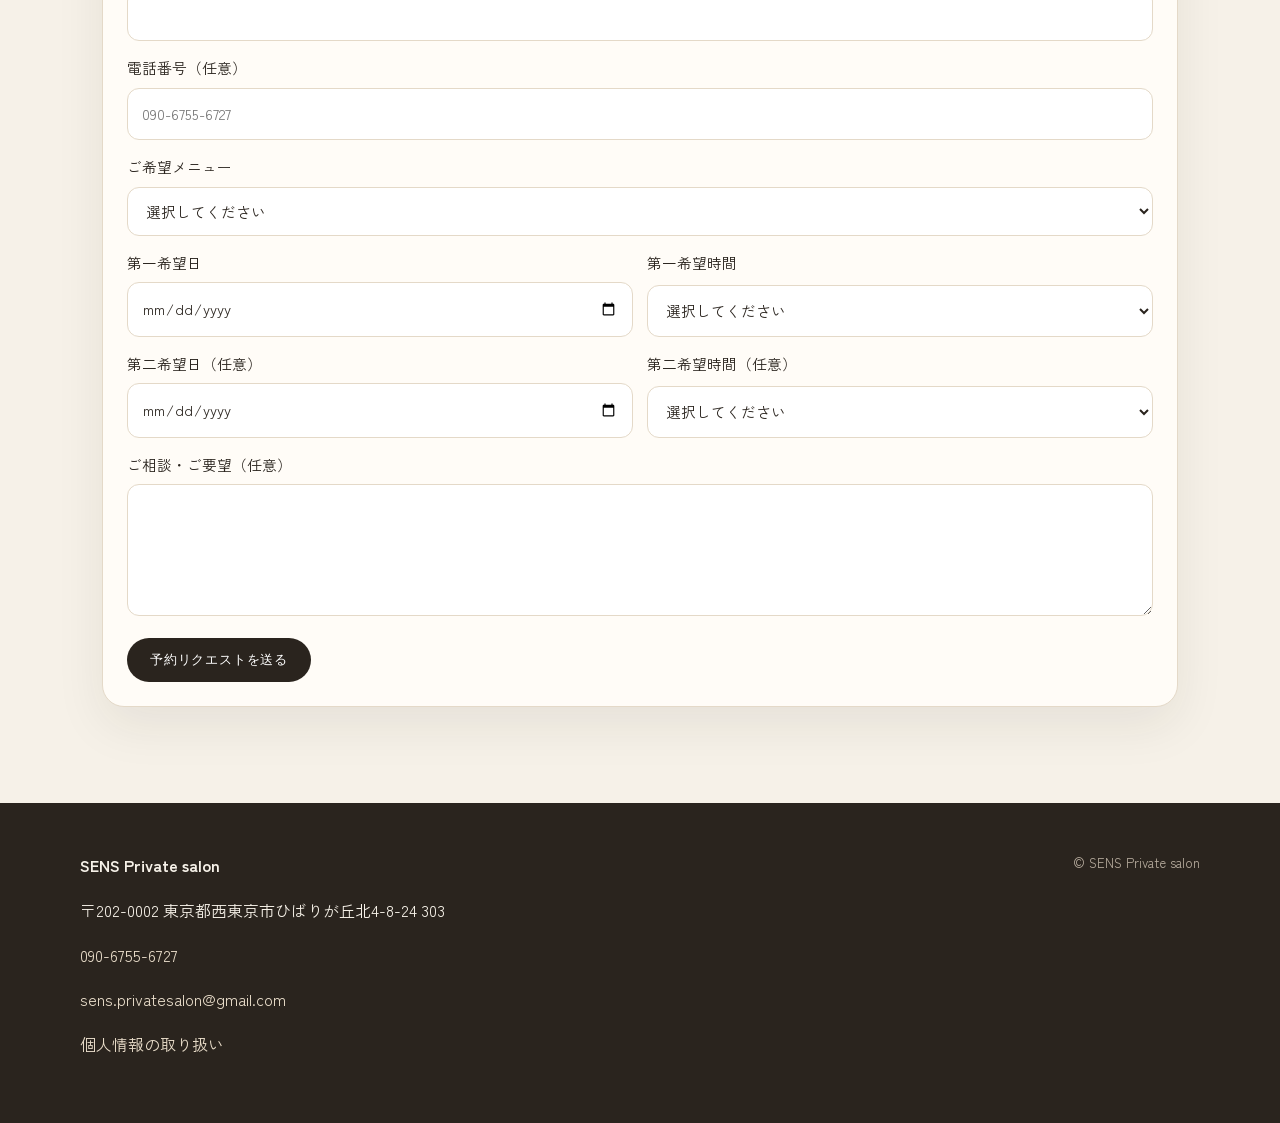
<file: reserve.html>
<!DOCTYPE html>
<html lang="ja">
<head>
  <meta charset="UTF-8">
  <meta name="viewport" content="width=device-width, initial-scale=1">
  <title data-i18n="meta.reserveTitle">Web予約｜SENS Private salon</title>
  <meta name="description" data-i18n="meta.reserveDesc" content="SENS Private salonのご予約。ホットペッパー、LINE、お電話（090-6755-6727）からご予約ください。英語でのご予約も可能です。">
  <link rel="preconnect" href="https://fonts.googleapis.com">
  <link rel="preconnect" href="https://fonts.gstatic.com" crossorigin>
  <link href="https://fonts.googleapis.com/css2?family=Cormorant+Garamond:wght@500;600&family=Shippori+Mincho:wght@500;600&family=Zen+Kaku+Gothic+New:wght@400;500;700&display=swap" rel="stylesheet">
  <link rel="stylesheet" href="css/styles.css">
  <link rel="canonical" href="https://www.sens-private-salon.com/reserve.html">
</head>
<body class="page-reserve">
  <header class="site-header">
    <div class="header-inner">
      <a class="logo" href="index.html">SENS Private salon<span>HIBARIGAOKA / NISHI-TOKYO</span></a>
      <button class="menu-toggle" type="button" aria-label="メニュー" data-i18n="nav.menu" data-i18n-attr="aria-label" aria-expanded="false"><span></span></button>
      <nav aria-label="メインメニュー" data-i18n="nav.label" data-i18n-attr="aria-label">
        <ul>
          <li><a href="index.html" data-i18n="nav.home">ホーム</a></li>
          <li><a href="body.html">BODY</a></li>
          <li><a href="head.html" data-i18n="nav.head">ドライヘッド</a></li>
          <li><a href="facial.html" data-i18n="nav.facial">フェイシャル</a></li>
          <li><a href="attention.html" data-i18n="nav.notes">注意事項</a></li>
          <li><a href="profile.html" data-i18n="nav.profile">プロフィール</a></li>
          <li><a href="contact.html" data-i18n="nav.access">アクセス</a></li>
          <li class="nav-reserve"><a href="reserve.html" aria-current="page" data-i18n="nav.book">Web予約</a></li>
        </ul>
      </nav>
      <div class="header-tools">
        <div class="lang-switch" role="group" aria-label="Language">
          <button type="button" data-set-lang="ja">JP</button>
          <button type="button" data-set-lang="en">EN</button>
        </div>
        <a class="btn btn-solid header-cta" href="#reserve-form" data-i18n="nav.book">Web予約</a>
      </div>
    </div>
  </header>

  <main>
    <header class="page-hero">
      <p class="eyebrow">Reservation</p>
      <h1 data-i18n="rs.title">Web予約</h1>
      <p class="section-lead" data-i18n="rs.lead">ご予約はホットペッパー、LINE、お電話からお願いします。英語でのご予約も可能です。1日3名様までの完全予約制です。</p>
    </header>

    <section class="section" style="padding-top:32px;">
      <div class="contact-grid">
        <article class="info-card" id="hp">
          <h2 data-i18n="rs.hp.title">ホットペッパーで予約</h2>
          <p data-i18n="rs.hp.body">空き状況の確認と予約は、ホットペッパービューティーから行えます。</p>
          <div class="cta-row" style="margin-top:20px;">
            <a class="btn btn-solid" href="https://beauty.hotpepper.jp/kr/slnH000759640/" target="_blank" rel="noopener" data-i18n="rs.hp.cta">ホットペッパーで予約する</a>
          </div>
        </article>
        <div>
          <article class="info-card" style="margin-bottom:16px;">
            <h2 data-i18n="rs.line.title">LINEでも予約できます</h2>
            <p data-i18n="rs.line.body">ホットペッパーが使いにくい場合は、LINEから希望日時とメニューをお送りください。英語でもご連絡いただけます。</p>
            <a class="btn btn-line" href="https://line.me/ti/p/ejsU3zgqSk" target="_blank" rel="noopener" data-i18n="nav.lineNow">LINEで予約する</a>
          </article>
          <article class="info-card" style="margin-bottom:16px;">
            <h2 data-i18n="rs.phone.title">電話でも予約できます</h2>
            <p data-i18n="rs.phone.body">090-6755-6727 までお電話ください。営業・勧誘のご連絡はお断りしています。</p>
            <a class="btn btn-ghost" href="tel:09067556727" data-i18n="nav.call">電話する</a>
          </article>
          <article class="info-card">
            <h2 data-i18n="rs.before">ご予約の前に</h2>
            <ul>
              <li data-i18n="rs.b1">営業時間：10:00–21:00（不定休）</li>
              <li data-i18n="rs.b2">電話：090-6755-6727</li>
              <li data-i18n="rs.b3">営業・勧誘のご連絡はお断りしています</li>
              <li data-i18n="rs.b4">持病・妊娠中・手術直後の方は注意事項をご確認ください</li>
            </ul>
          </article>
        </div>
      </div>

      <article class="info-card reserve-form-card" id="reserve-form" style="margin-top:28px;">
        <form class="reserve-form" id="reserve-form-el">
          <h2 data-i18n="rs.form.title">予約リクエスト</h2>
          <p class="note" data-i18n="rs.form.lead">メールアプリが開きます。送信後、折り返しご連絡します。すぐ予約したい方はホットペッパーをご利用ください。</p>
          <p class="note"><a href="privacy.html" data-i18n="rs.form.privacy">送信前に、個人情報の取り扱いをご確認ください。</a></p>
          <label>
            <span data-i18n="rs.f.name">お名前</span>
            <input name="お名前" type="text" required autocomplete="name">
          </label>
          <label>
            <span data-i18n="rs.f.email">メールアドレス</span>
            <input name="メール" type="email" required autocomplete="email">
          </label>
          <label>
            <span data-i18n="rs.f.tel">電話番号（任意）</span>
            <input name="電話" type="tel" autocomplete="tel" placeholder="090-6755-6727">
          </label>
          <label>
            <span data-i18n="rs.f.menu">ご希望メニュー</span>
            <select name="メニュー" required>
              <option value="" data-i18n="rs.f.choose">選択してください</option>
              <option value="カスタマイズ 60分" data-i18n="rs.f.m.60">カスタマイズ 60分</option>
              <option value="カスタマイズ 90分" data-i18n="rs.f.m.90">カスタマイズ 90分</option>
              <option value="カスタマイズ 120分" data-i18n="rs.f.m.120">カスタマイズ 120分</option>
              <option value="強圧リンパ（ボディ）" data-i18n="rs.f.m.body">強圧リンパ（ボディ）</option>
              <option value="ドライヘッド" data-i18n="rs.f.m.head">ドライヘッド</option>
              <option value="フェイシャル" data-i18n="rs.f.m.facial">フェイシャル</option>
              <option value="その他・相談" data-i18n="rs.f.m.other">その他・相談</option>
            </select>
          </label>
          <div class="form-row">
            <label>
              <span data-i18n="rs.f.d1">第一希望日</span>
              <input name="第一希望日" type="date" required>
            </label>
            <label>
              <span data-i18n="rs.f.t1">第一希望時間</span>
              <select name="第一希望時間" class="time-slot" required>
                <option value="" data-i18n="rs.f.choose">選択してください</option>
              </select>
            </label>
          </div>
          <div class="form-row">
            <label>
              <span data-i18n="rs.f.d2">第二希望日（任意）</span>
              <input name="第二希望日" type="date">
            </label>
            <label>
              <span data-i18n="rs.f.t2">第二希望時間（任意）</span>
              <select name="第二希望時間" class="time-slot">
                <option value="" data-i18n="rs.f.choose">選択してください</option>
              </select>
            </label>
          </div>
          <label>
            <span data-i18n="rs.f.note">ご相談・ご要望（任意）</span>
            <textarea name="ご相談" rows="4"></textarea>
          </label>
          <button class="btn btn-solid" type="submit" data-i18n="rs.f.submit">予約リクエストを送る</button>
        </form>
        <p class="form-done" hidden data-i18n="rs.form.done">メール作成画面を開きました。送信できない場合は LINE かお電話でご連絡ください。</p>
      </article>
    </section>
  </main>

  <footer class="site-footer">
    <div class="footer-inner">
      <div>
        <strong>SENS Private salon</strong>
        <p>〒202-0002 東京都西東京市ひばりが丘北4-8-24 303</p>
        <p><a href="tel:09067556727">090-6755-6727</a></p>
        <p><a href="mailto:sens.privatesalon@gmail.com">sens.privatesalon@gmail.com</a></p>
        <p><a href="privacy.html" data-i18n="nav.privacy">個人情報の取り扱い</a></p>
      </div>
      <small>© SENS Private salon</small>
    </div>
  </footer>
  <a class="btn btn-solid mobile-line" href="#hp" data-i18n="nav.book">Web予約</a>
  <script src="js/i18n.js"></script>
  <script src="js/main.js"></script>
</body>
</html>
</file>
<file: css/styles.css>
:root {
  --bg: #f6f1e8;
  --bg-soft: #efe7d8;
  --paper: #fffcf7;
  --ink: #2a241e;
  --muted: #6d6358;
  --line: #e4d9c8;
  --accent: #8a6844;
  --accent-dark: #6e5134;
  --gold: #c4a574;
  --line-green: #06c755;
  --shadow: 0 18px 50px rgba(42, 36, 30, 0.08);
  --radius: 22px;
  --max: 1120px;
}

*,
*::before,
*::after {
  box-sizing: border-box;
}

html {
  scroll-behavior: smooth;
}

body {
  margin: 0;
  font-family: "Zen Kaku Gothic New", "Hiragino Sans", "Noto Sans JP", sans-serif;
  color: var(--ink);
  background: var(--bg);
  line-height: 1.8;
}

img {
  max-width: 100%;
  display: block;
}

a {
  color: inherit;
  text-decoration: none;
}

.skip {
  position: absolute;
  left: -999px;
  top: 0;
}

.skip:focus {
  left: 16px;
  top: 16px;
  background: #fff;
  padding: 8px 12px;
  z-index: 100;
}

.site-header {
  position: sticky;
  top: 0;
  z-index: 40;
  background: rgba(246, 241, 232, 0.92);
  backdrop-filter: blur(16px);
  border-bottom: 1px solid transparent;
}

.site-header.is-scrolled {
  border-bottom-color: var(--line);
}

.header-inner {
  display: flex;
  align-items: center;
  gap: 12px;
  max-width: 1280px;
  margin: 0 auto;
  padding: 14px 22px;
  position: relative;
}

.header-inner nav {
  margin-left: auto;
}

.header-tools {
  display: flex;
  align-items: center;
  gap: 10px;
  flex-shrink: 0;
}

.lang-switch {
  display: flex;
  border: 1px solid var(--line);
  border-radius: 999px;
  overflow: hidden;
  background: var(--paper);
}

.lang-switch button {
  border: 0;
  background: transparent;
  padding: 7px 11px;
  font: inherit;
  font-size: 0.72rem;
  letter-spacing: 0.12em;
  cursor: pointer;
  color: var(--muted);
}

.lang-switch button.is-active {
  background: var(--ink);
  color: #fff;
}

.logo {
  font-family: "Cormorant Garamond", serif;
  font-size: 1.35rem;
  letter-spacing: 0.08em;
  font-weight: 600;
}

.logo span {
  display: block;
  font-family: "Zen Kaku Gothic New", sans-serif;
  font-size: 0.68rem;
  letter-spacing: 0.18em;
  color: var(--muted);
  font-weight: 400;
}

nav ul {
  display: flex;
  gap: 6px;
  list-style: none;
  margin: 0;
  padding: 0;
  align-items: center;
}

nav a {
  display: block;
  padding: 8px 9px;
  font-size: 0.84rem;
  letter-spacing: 0.04em;
  color: var(--muted);
  border-radius: 999px;
}

nav a:hover,
nav a[aria-current="page"] {
  color: var(--ink);
  background: var(--paper);
}

.btn {
  display: inline-flex;
  align-items: center;
  justify-content: center;
  gap: 8px;
  padding: 12px 22px;
  border-radius: 999px;
  border: 1px solid transparent;
  font-weight: 500;
  letter-spacing: 0.06em;
  transition: 0.2s ease;
}

.btn-line {
  background: var(--line-green);
  color: #fff;
}

.btn-line:hover {
  filter: brightness(0.94);
}

.btn-ghost {
  background: transparent;
  border-color: var(--accent);
  color: var(--accent-dark);
}

.btn-ghost:hover,
.btn-solid:hover {
  background: var(--accent);
  color: #fff;
}

.btn-solid {
  background: var(--ink);
  color: #fff;
}

.menu-toggle {
  display: none;
  width: 44px;
  height: 44px;
  border: 0;
  background: transparent;
  cursor: pointer;
}

.menu-toggle span,
.menu-toggle span::before,
.menu-toggle span::after {
  display: block;
  width: 22px;
  height: 2px;
  background: var(--ink);
  position: relative;
}

.menu-toggle span::before,
.menu-toggle span::after {
  content: "";
  position: absolute;
  left: 0;
}

.menu-toggle span::before {
  top: -7px;
}

.menu-toggle span::after {
  top: 7px;
}

.hero {
  max-width: var(--max);
  margin: 18px auto 0;
  padding: 0 22px;
}

.hero-card {
  position: relative;
  min-height: min(78vh, 720px);
  border-radius: 32px;
  overflow: hidden;
  background: #d7c4aa;
  display: grid;
  align-items: end;
}

.hero-media {
  position: absolute;
  inset: -18% 0;
  height: 136%;
  width: 100%;
  will-change: transform;
}

.hero-media img {
  width: 100%;
  height: 100%;
  object-fit: cover;
  object-position: 72% 48%;
}

.hero-card::after {
  content: "";
  position: absolute;
  inset: 0;
  background: linear-gradient(180deg, rgba(42, 36, 30, 0.28) 0%, rgba(42, 36, 30, 0.08) 32%, rgba(42, 36, 30, 0.62) 100%);
}

.hero-copy {
  position: relative;
  z-index: 1;
  color: #fff;
  padding: 48px 40px;
  max-width: 640px;
}

body.home .site-header {
  position: fixed;
  left: 0;
  right: 0;
  background: transparent;
  backdrop-filter: none;
}

body.home .site-header.is-scrolled {
  background: rgba(246, 241, 232, 0.92);
  backdrop-filter: blur(16px);
}

body.home .site-header:not(.is-scrolled) .logo,
body.home .site-header:not(.is-scrolled) .logo span,
body.home .site-header:not(.is-scrolled) nav a {
  color: #fff;
  text-shadow: 0 1px 14px rgba(42, 36, 30, 0.35);
}

body.home .site-header:not(.is-scrolled) nav a:hover,
body.home .site-header:not(.is-scrolled) nav a[aria-current="page"] {
  color: var(--ink);
  background: rgba(255, 252, 247, 0.9);
  text-shadow: none;
}

body.home .hero {
  max-width: none;
  margin: 0;
  padding: 0;
}

body.home .hero-card {
  min-height: 100svh;
  border-radius: 0;
}

body.home .hero-copy {
  width: min(640px, calc(100% - 44px));
  margin: 0 auto 0 0;
  padding: 56px 28px 72px;
  margin-left: max(22px, calc((100% - 1120px) / 2));
}

.eyebrow {
  font-size: 0.78rem;
  letter-spacing: 0.28em;
  text-transform: uppercase;
  color: var(--gold);
  margin: 0 0 12px;
}

.hero h1,
.page-hero h1,
.section-title {
  font-family: "Shippori Mincho", serif;
  font-weight: 500;
  line-height: 1.35;
}

.hero h1 {
  font-size: clamp(2rem, 4vw, 3.4rem);
  margin: 0 0 14px;
}

.lede {
  margin: 0 0 24px;
  font-size: 1.05rem;
}

.hero-actions,
.cta-row {
  display: flex;
  flex-wrap: wrap;
  gap: 12px;
}

.section {
  max-width: var(--max);
  margin: 0 auto;
  padding: 88px 22px 0;
}

.section-title {
  font-size: clamp(1.7rem, 3vw, 2.3rem);
  margin: 0 0 12px;
}

.section-lead {
  color: var(--muted);
  max-width: 640px;
  margin: 0 0 36px;
}

.grid-3,
.grid-2,
.price-grid {
  display: grid;
  gap: 20px;
}

.grid-3 {
  grid-template-columns: repeat(3, 1fr);
}

.grid-2 {
  grid-template-columns: 1.1fr 0.9fr;
  gap: 32px;
  align-items: center;
}

.card,
.menu-card,
.info-card,
.step,
.policy {
  background: var(--paper);
  border: 1px solid var(--line);
  border-radius: var(--radius);
  box-shadow: var(--shadow);
}

.menu-card {
  overflow: hidden;
  display: flex;
  flex-direction: column;
  min-height: 100%;
}

.menu-card .visual {
  height: 220px;
  display: grid;
  place-items: center;
  color: #fff;
  font-family: "Cormorant Garamond", serif;
  font-size: 2rem;
  letter-spacing: 0.12em;
  position: relative;
  overflow: hidden;
}

.menu-card .visual-media {
  position: absolute;
  inset: -42% 0;
  height: 184%;
  width: 100%;
  will-change: transform;
}

.menu-card .visual-media img {
  width: 100%;
  height: 100%;
  object-fit: cover;
}

.menu-card .visual::after {
  content: "";
  position: absolute;
  inset: 0;
  background: rgba(42, 36, 30, 0.32);
}

.menu-card.body .visual::after {
  background: linear-gradient(135deg, rgba(138, 104, 68, 0.5), rgba(42, 36, 30, 0.28));
}

.menu-card.head .visual::after {
  background: linear-gradient(135deg, rgba(94, 107, 99, 0.5), rgba(42, 36, 30, 0.28));
}

.menu-card.facial .visual::after {
  background: linear-gradient(135deg, rgba(140, 109, 114, 0.5), rgba(42, 36, 30, 0.28));
}

.menu-card .visual span {
  position: relative;
  z-index: 1;
}

.menu-card .body-copy,
.info-card,
.policy,
.step {
  padding: 24px;
}

.menu-card h3 {
  margin: 0 0 8px;
  font-size: 1.2rem;
}

.menu-card p,
.policy p,
.step p {
  margin: 0 0 16px;
  color: var(--muted);
}

.menu-card .from {
  font-family: "Cormorant Garamond", serif;
  font-size: 1.4rem;
  color: var(--accent-dark);
}

.review-head {
  display: flex;
  flex-wrap: wrap;
  align-items: center;
  justify-content: space-between;
  gap: 16px;
  margin: -12px 0 28px;
}

.review-score {
  margin: 0;
  font-family: "Cormorant Garamond", serif;
  font-size: 1.35rem;
  color: var(--accent-dark);
}

.review-grid {
  display: grid;
  grid-template-columns: repeat(3, 1fr);
  gap: 20px;
}

.review-card {
  background: var(--paper);
  border: 1px solid var(--line);
  border-radius: var(--radius);
  box-shadow: var(--shadow);
  padding: 24px;
  display: flex;
  flex-direction: column;
}

.review-stars {
  margin: 0 0 12px;
  color: var(--gold);
  letter-spacing: 0.12em;
}

.review-card p {
  margin: 0 0 16px;
  color: var(--muted);
}

.review-meta {
  margin-top: auto;
  font-size: 0.88rem;
  color: var(--ink);
}

.steps {
  display: grid;
  grid-template-columns: repeat(5, 1fr);
  gap: 14px;
}

.step {
  padding: 22px 18px;
}

.step .num {
  font-family: "Cormorant Garamond", serif;
  font-size: 1.5rem;
  color: var(--gold);
}

.step h3 {
  margin: 8px 0 6px;
  font-size: 1rem;
}

.policies {
  display: grid;
  grid-template-columns: repeat(3, 1fr);
  gap: 16px;
}

.policies.policies-long {
  grid-template-columns: 1fr;
  max-width: 720px;
}

.policy h3 {
  margin: 0 0 8px;
  font-size: 1.05rem;
}

.portrait {
  width: 100%;
  height: 520px;
  object-fit: cover;
  border-radius: 28px;
}

.face-frame {
  margin: 0;
  max-width: 420px;
  background: #fff;
  border-radius: 28px;
  overflow: hidden;
  border: 1px solid var(--line);
  box-shadow: var(--shadow);
}

.face-frame img {
  width: 100%;
  height: auto;
  display: block;
  object-fit: contain;
  object-position: center top;
  background: #fff;
}

.profile-layout {
  align-items: start;
}

.signature {
  background: var(--paper);
  border: 1px solid var(--line);
  border-radius: var(--radius);
  padding: 28px 32px;
  box-shadow: var(--shadow);
  margin-bottom: 28px;
}

.signature h3 {
  margin: 0 0 8px;
  font-family: "Shippori Mincho", serif;
  font-size: 1.4rem;
}

.duration-grid {
  display: grid;
  grid-template-columns: repeat(3, 1fr);
  gap: 14px;
  margin: 22px 0 20px;
}

.duration-card {
  background: var(--bg);
  border: 1px solid var(--line);
  border-radius: 16px;
  padding: 18px 16px;
}

.duration-card h4 {
  font-family: "Cormorant Garamond", serif;
  font-size: 1.55rem;
  font-weight: 600;
  margin: 0 0 8px;
  color: var(--accent-dark);
}

.duration-card p {
  margin: 0;
  font-size: 0.92rem;
  color: var(--muted);
}

.reserve-form {
  display: grid;
  gap: 14px;
}

.reserve-form h2 {
  margin: 0;
}

.reserve-form label {
  display: grid;
  gap: 6px;
  font-size: 0.92rem;
}

.reserve-form input,
.reserve-form select,
.reserve-form textarea {
  width: 100%;
  padding: 12px 14px;
  border: 1px solid var(--line);
  border-radius: 12px;
  font: inherit;
  background: #fff;
  color: var(--ink);
}

.reserve-form button {
  justify-self: start;
  margin-top: 8px;
}

.form-row {
  display: grid;
  grid-template-columns: 1fr 1fr;
  gap: 14px;
}

.form-done {
  margin-top: 20px;
  color: var(--accent-dark);
}

#reserve-form,
#hp {
  scroll-margin-top: 88px;
}

.price-table {
  width: 100%;
  border-collapse: collapse;
}

.price-table th,
.price-table td {
  text-align: left;
  padding: 14px 8px;
  border-bottom: 1px solid var(--line);
}

.price-table th {
  color: var(--muted);
  font-weight: 500;
  font-size: 0.85rem;
}

.price-table td:last-child,
.price-table th:last-child {
  text-align: right;
  font-variant-numeric: tabular-nums;
  white-space: nowrap;
}

.note {
  color: var(--muted);
  font-size: 0.92rem;
}

.info-card ul,
.info-card ol {
  margin: 0;
  padding-left: 1.2em;
  color: var(--muted);
}

.info-card li + li {
  margin-top: 6px;
}

.page-hero {
  max-width: var(--max);
  margin: 0 auto;
  padding: 64px 22px 0;
}

.page-hero h1 {
  font-size: clamp(2rem, 4vw, 3rem);
  margin: 0 0 10px;
}

.contact-grid {
  display: grid;
  grid-template-columns: 1fr 1fr;
  gap: 20px;
}

.contact-actions {
  display: grid;
  gap: 12px;
}

.map-wrap {
  border-radius: var(--radius);
  overflow: hidden;
  min-height: 320px;
  border: 1px solid var(--line);
}

.map-wrap iframe {
  width: 100%;
  height: 360px;
  border: 0;
}

.course-grid {
  display: grid;
  grid-template-columns: repeat(3, 1fr);
  gap: 16px;
  margin-bottom: 20px;
}

.course-card {
  background: var(--paper);
  border: 1px solid var(--line);
  border-radius: var(--radius);
  padding: 24px;
  box-shadow: var(--shadow);
}

.course-card h3 {
  margin: 0 0 8px;
  font-size: 1.15rem;
}

.course-card .price {
  font-family: "Cormorant Garamond", serif;
  font-size: 1.7rem;
  color: var(--accent-dark);
  margin: 0 0 12px;
}

.course-card ol {
  margin: 0;
  padding-left: 1.15em;
  color: var(--muted);
}

.reserve-band {
  width: min(var(--max), calc(100% - 44px));
  margin: 56px auto 0;
  padding: 28px 32px;
  border-radius: var(--radius);
  background: #2a241e;
  color: #f6f1e8;
  display: flex;
  justify-content: space-between;
  align-items: center;
  gap: 16px;
  flex-wrap: wrap;
}

.reserve-band p {
  margin: 0;
  color: #d8cbb8;
}

.reserve-band h2 {
  font-family: "Shippori Mincho", serif;
  font-weight: 500;
  margin: 0 0 6px;
}

.mobile-line {
  display: none;
}

.site-footer {
  margin-top: 96px;
  background: #2a241e;
  color: #f6f1e8;
  padding: 48px 22px;
}

.footer-inner {
  max-width: var(--max);
  margin: 0 auto;
  display: flex;
  justify-content: space-between;
  gap: 24px;
  flex-wrap: wrap;
}

.site-footer a {
  color: #e8dcc9;
}

.site-footer small {
  color: #b8ad9f;
}

@media (min-width: 1201px) {
  nav .nav-reserve {
    display: none;
  }
}

@media (max-width: 1200px) {
  .header-inner {
    flex-wrap: wrap;
  }

  .logo {
    order: 1;
  }

  .header-tools {
    order: 2;
    margin-left: auto;
  }

  .menu-toggle {
    order: 3;
  }

  .header-inner nav {
    order: 4;
    margin-left: 0;
  }

  .menu-toggle {
    display: grid;
    place-items: center;
  }

  nav {
    display: none;
    position: absolute;
    left: 16px;
    right: 16px;
    top: 72px;
    background: var(--paper);
    border: 1px solid var(--line);
    border-radius: 18px;
    padding: 12px;
    box-shadow: var(--shadow);
  }

  nav.is-open {
    display: block;
  }

  nav ul {
    flex-direction: column;
    align-items: stretch;
  }

  .header-cta {
    display: none;
  }

  body.home .site-header:not(.is-scrolled) nav a {
    color: var(--muted);
  }

  body.home .site-header:not(.is-scrolled) nav a:hover,
  body.home .site-header:not(.is-scrolled) nav a[aria-current="page"] {
    color: var(--ink);
    background: var(--paper);
  }
}

@media (max-width: 900px) {
  .grid-3,
  .steps,
  .policies,
  .grid-2,
  .contact-grid,
  .course-grid,
  .review-grid,
  .form-row,
  .duration-grid {
    grid-template-columns: 1fr;
  }

  .header-cta {
    display: none;
  }

  .mobile-line {
    display: flex;
    position: fixed;
    right: 16px;
    bottom: 16px;
    z-index: 50;
    box-shadow: var(--shadow);
  }

  .price-table td:first-child {
    white-space: normal;
    padding-right: 12px;
  }

  body {
    padding-bottom: 72px;
  }

  .hero-copy {
    padding: 32px 22px;
  }

  .hero h1 br {
    display: block;
  }

  body.home .hero-copy {
    margin-left: 0;
    width: 100%;
    padding: 32px 22px 48px;
  }

  .page-reserve .mobile-line {
    display: none;
  }

  .portrait {
    height: 380px;
  }

  .face-frame img {
    height: auto;
  }
}

@media (prefers-reduced-motion: reduce) {
  .hero-media,
  .visual-media {
    inset: 0;
    height: 100%;
    transform: none !important;
    will-change: auto;
  }
}
</file>
